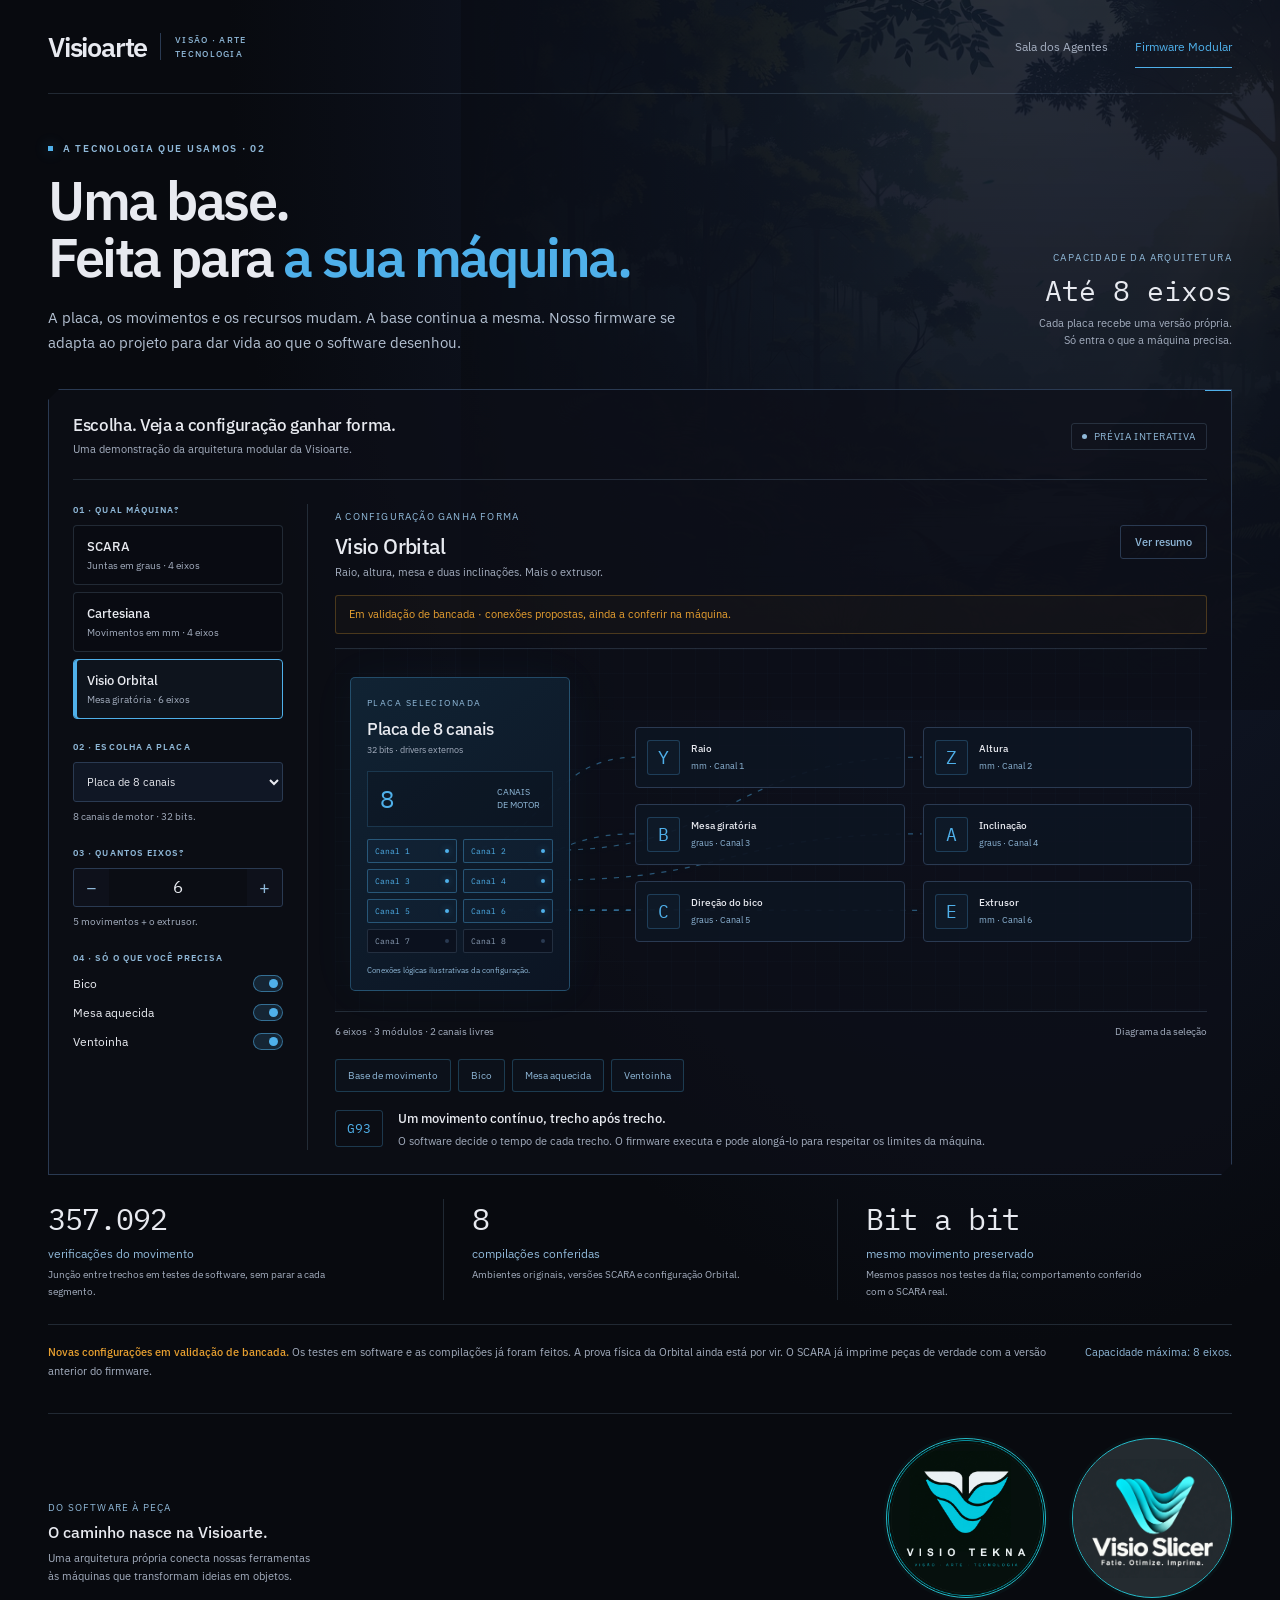
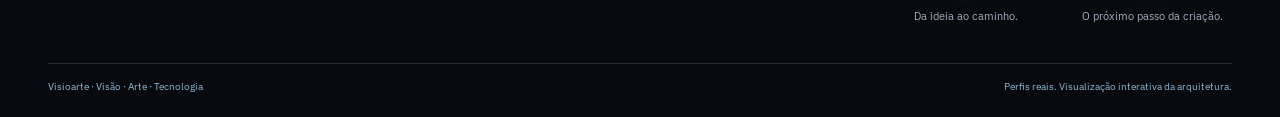
<file: tecnologia/firmware-modular.html>
<!doctype html>
<!-- Maquete visual: fonte em script#firmware-data. Cores no :root; regras em assessment(); não compila nem grava firmware. -->
<html lang="pt-BR"><head><meta charset="utf-8"><meta name="viewport" content="width=device-width,initial-scale=1"><meta name="description" content="Uma arquitetura de firmware que se adapta às máquinas da Visioarte."><title>Firmware Modular · Visioarte</title><style>@font-face{font-family:Plex;src:url('ativos/ibm-plex-sans-latin-wght-normal.woff2') format('woff2');font-weight:100 900;font-display:swap}@font-face{font-family:PlexMono;src:url('ativos/ibm-plex-mono-latin-400-normal.woff2') format('woff2');font-weight:400;font-display:swap}@font-face{font-family:PlexMono;src:url('ativos/ibm-plex-mono-latin-700-normal.woff2') format('woff2');font-weight:700;font-display:swap}
:root{--fundo:#080a0f;--painel:#0d0f18;--moldura:#2a3a52;--lavagem:#1e2c50;--marca:#4fb0ea;--acento:#5da8ca;--rotulo:#8fb8d8;--texto:#e8eaf0;--ok:#5dcaa5;--atencao:#e8a030;--erro:#ca5d5d;--muted:#a5afc0;--line:rgba(143,184,216,.18);font-family:Plex,system-ui,sans-serif;font-variant-numeric:tabular-nums;color:var(--texto);color-scheme:dark}
*{box-sizing:border-box}body{margin:0;background:radial-gradient(ellipse at 80% 2%,rgba(30,44,80,.65),transparent 55%),var(--fundo);min-height:100vh}body:before{content:"";position:absolute;inset:0 0 auto auto;width:64%;height:710px;background:linear-gradient(90deg,var(--fundo),transparent 60%),linear-gradient(0deg,var(--fundo),rgba(8,10,15,.78)),url('ativos/floresta-visioarte.jpg') center/cover;pointer-events:none;opacity:.46;z-index:-1}button,input,select{font:inherit}button,a,input,select{outline-offset:5px}button:focus-visible,a:focus-visible,input:focus-visible,select:focus-visible{outline:2px solid var(--marca)}button,a{ -webkit-tap-highlight-color:transparent}button{cursor:pointer}button:disabled{cursor:not-allowed;opacity:.5}a{color:inherit;text-decoration:none}p{margin:0}button{color:var(--texto)}.shell{max-width:1392px;padding:0 48px;margin:auto}.header{height:94px;display:flex;align-items:center;justify-content:space-between;border-bottom:1px solid var(--line);gap:24px}.brand{font-size:27px;font-weight:600;letter-spacing:-1.2px;display:flex;align-items:center;gap:13px}.brand small{font-size:9px;line-height:1.5;letter-spacing:.14em;text-transform:uppercase;color:var(--rotulo);border-left:1px solid var(--moldura);padding-left:14px;font-weight:500}.nav{display:flex;gap:27px;align-items:center;font-size:12px;color:var(--muted)}.nav a{padding:13px 0}.nav a[aria-current=page]{color:var(--marca);border-bottom:1px solid var(--marca)}.eyebrow{font-size:10px;font-weight:600;letter-spacing:.17em;text-transform:uppercase;color:var(--rotulo);display:flex;gap:10px;align-items:center}.eyebrow:before{content:"";height:5px;width:5px;background:var(--marca);box-shadow:0 0 14px #4fb0ea77}.hero{padding:48px 0 33px;display:flex;align-items:flex-end;justify-content:space-between;gap:30px}h1{font-size:clamp(36px,4.2vw,58px);line-height:1.06;letter-spacing:-.045em;font-weight:600;margin:17px 0 19px}h1 span{color:var(--marca)}.lead{font-size:15px;color:#b3c0d1;line-height:1.7;max-width:640px}.hero-aside{text-align:right;min-width:210px;padding-bottom:6px}.hero-aside .label{font-size:10px;letter-spacing:.14em;color:var(--rotulo)}.hero-aside .big{font:400 28px PlexMono,monospace;color:var(--texto);margin-top:8px}.hero-aside .sub{font-size:11px;line-height:1.6;color:var(--muted);margin-top:6px}.chip{display:inline-flex;align-items:center;gap:7px;border:1px solid var(--line);padding:6px 10px;font-size:10px;letter-spacing:.06em;color:var(--rotulo);border-radius:3px;white-space:nowrap}.chip.ok{color:var(--ok);border-color:#5dcaa540;background:#5dcaa509}.chip.warn{color:var(--atencao);border-color:#e8a03048;background:#e8a03009}.dot{width:5px;height:5px;display:inline-block;background:currentColor;border-radius:50%}.panel{background:rgba(13,15,24,.64);border:1px solid var(--moldura);position:relative;clip-path:polygon(11px 0,100% 0,100% calc(100% - 11px),calc(100% - 11px) 100%,0 100%,0 11px)}.panel:after{content:"";position:absolute;top:0;right:0;width:26px;height:1px;background:var(--marca);pointer-events:none}.section-head{display:flex;align-items:center;justify-content:space-between;gap:18px}.section-title{font-size:11px;font-weight:600;letter-spacing:.1em;text-transform:uppercase;color:var(--rotulo)}.section-sub{font-size:11px;color:var(--muted);margin-top:6px}.small{font-size:11px;color:var(--muted);line-height:1.6}.mono{font-family:PlexMono,monospace}.btn{border:1px solid var(--moldura);background:rgba(30,44,80,.24);padding:9px 14px;border-radius:3px;font-size:11px;font-weight:500;transition:border-color .2s,background .2s}.btn:hover{background:rgba(79,176,234,.1);border-color:var(--marca)}.btn.primary{color:#080a0f;background:var(--marca);border-color:var(--marca);font-weight:600}.btn.primary:hover{background:#80c9f3}.btn.quiet{background:none;color:var(--rotulo)}.tag{color:var(--rotulo);font-size:10px;letter-spacing:.12em}.divider{height:1px;background:var(--line)}.products{display:flex;align-items:center;gap:26px}.products img{width:96px;height:96px;object-fit:cover;border-radius:50%;mask-image:radial-gradient(circle,#000 66%,transparent 72%)}.product{display:flex;align-items:center;gap:14px}.product strong{font-size:15px;font-weight:500}.product p{font-size:11px;color:var(--muted);margin-top:4px}.footer{margin:33px 0 22px;border-top:1px solid var(--line);padding-top:24px;display:flex;align-items:center;justify-content:space-between;gap:24px}.footer-copy strong{display:block;font-size:16px;font-weight:500;margin:7px 0}.footer-copy p{font-size:11px;color:var(--muted);line-height:1.65}.fine{font-size:10px;color:var(--muted);line-height:1.65}.foot-end{display:flex;justify-content:space-between;border-top:1px solid var(--line);padding:16px 0 24px;gap:12px;font-size:10px;color:var(--rotulo)}[hidden]{display:none!important}
@media(max-width:1000px){.shell{padding:0 28px}.hero-aside{min-width:160px}.products{gap:8px}.product{gap:8px}.product p{display:none}.product strong{font-size:12px}.products img{width:96px;height:96px}}
@media(max-width:640px){.shell{padding:0 20px}.header{height:auto;min-height:108px;align-items:flex-start;flex-direction:column;gap:8px;padding:20px 0 4px}.brand{font-size:24px}.brand small{font-size:8px}.nav{gap:24px;width:100%;font-size:11px}.nav a{padding:8px 0 12px}.hero{padding:30px 0 24px;display:block}.hero-aside{display:none}h1{font-size:37px;line-height:1.08}.lead{font-size:13px;line-height:1.65}.eyebrow{font-size:9px;letter-spacing:.1em}.section-head{align-items:flex-start}.footer{align-items:flex-start;flex-direction:column;gap:16px;margin-top:25px}.products{width:100%;justify-content:space-between}.product{gap:5px}.products img{width:96px;height:96px}.foot-end{font-size:9px;flex-wrap:wrap}.btn{padding:10px 12px}.panel{clip-path:polygon(8px 0,100% 0,100% calc(100% - 8px),calc(100% - 8px) 100%,0 100%,0 8px)}}
@media(prefers-reduced-motion:reduce){*,*:before,*:after{animation:none!important;transition:none!important;scroll-behavior:auto!important}}
@media(max-width:640px){.btn{min-height:40px}.module-control{min-height:32px}.quantity button{min-height:40px}}@media(max-width:380px){.products{display:grid;grid-template-columns:1fr 1fr;gap:14px}.product{flex-direction:column;align-items:center}.product strong{font-size:12px}.pipeline-labels{flex-wrap:wrap}.score-value.money{font-size:16px}}

.products .product{min-width:0}.products .slicer-product{flex:0 1 176px}.products picture{display:block;max-width:100%}.products .slicer-logo{width:176px;height:auto;max-width:100%;object-fit:contain;border-radius:0;mask-image:radial-gradient(ellipse at center,#000 72%,transparent 99%)}.slicer-mobile-label{display:none!important}@media(max-width:640px){.products .slicer-logo{width:96px;height:96px;border-radius:50%;mask-image:radial-gradient(circle,#000 66%,transparent 72%)}.products .slicer-product{flex:0 1 auto}.slicer-mobile-label{display:block!important;font-size:12px;font-weight:500}.products picture{flex:0 0 96px}}

/* Selos com o mesmo diâmetro; os arquivos mantêm sua proporção natural. */
.footer .products{--seal-size:160px;display:flex;gap:26px;align-items:flex-start;justify-content:flex-end}
.footer .products .product{margin:0;display:flex;flex-direction:column;align-items:center;gap:10px;flex:0 0 var(--seal-size);width:var(--seal-size);min-width:0;text-align:center}
.footer .products .seal-frame{width:var(--seal-size);height:var(--seal-size);flex:none;display:grid;place-items:center;overflow:hidden;position:relative;border:1px solid #24b9c7;border-radius:50%;background:#06110f;box-shadow:0 0 0 3px #24b9c709}
.footer .products .slicer-frame{background:#242b30}
.footer .products .seal-frame img{display:block;width:100%;height:100%;max-width:100%;object-fit:contain;object-position:center;border-radius:0;mask-image:none}
.footer .products figcaption{min-height:33px;max-width:100%}
.footer .products figcaption p{display:block;font-size:11px;line-height:1.5;margin:0;color:var(--muted)}
@media(max-width:640px){.footer .products{--seal-size:140px;width:100%;justify-content:space-evenly;gap:18px}.footer .products figcaption p{font-size:10px}}
@media(max-width:380px){.footer .products{--seal-size:124px;display:flex;gap:16px;justify-content:space-between}.footer .products figcaption p{font-size:9px}}

.hero h1{max-width:800px}.builder{padding:24px}.builder-top{display:flex;align-items:center;justify-content:space-between;gap:18px;padding-bottom:20px;border-bottom:1px solid var(--line)}.builder-title h2{font-size:17px;letter-spacing:-.02em;font-weight:500;margin:0 0 5px}.builder-grid{display:grid;grid-template-columns:235px minmax(0,1fr);gap:27px;padding-top:24px}.controls{border-right:1px solid var(--line);padding-right:24px}.field-label{display:block;font-size:9px;font-weight:600;text-transform:uppercase;letter-spacing:.12em;color:var(--rotulo);margin-bottom:10px}.machine-list{display:flex;flex-direction:column;gap:7px}.machine-choice{text-align:left;border:1px solid var(--line);border-radius:4px;background:#080a0f55;padding:12px 13px;transition:border-color .2s,background .2s}.machine-choice strong{display:block;font-size:13px;font-weight:500}.machine-choice small{display:block;color:var(--muted);font-size:10px;margin-top:4px}.machine-choice[aria-pressed=true]{border-color:var(--marca);background:#4fb0ea0b;box-shadow:inset 3px 0 var(--marca)}.field{margin-top:22px}.field select{width:100%;padding:11px 9px;background:#101725;border:1px solid var(--moldura);font-size:11px;border-radius:3px;color:var(--texto)}.quantity{display:flex;border:1px solid var(--moldura);border-radius:3px;align-items:center;justify-content:space-between}.quantity button{border:0;background:#1e2c5022;font-size:18px;width:35px;height:37px;color:var(--rotulo)}.quantity output{font:400 17px PlexMono}.field .small{font-size:10px;margin-top:7px}.module-control{display:flex;align-items:center;justify-content:space-between;margin:12px 0;gap:8px;font-size:12px;cursor:pointer;position:relative}.module-control input{position:absolute;right:0;opacity:0;width:34px;height:24px;cursor:pointer}.switch{width:30px;height:17px;border:1px solid var(--moldura);border-radius:20px;background:#111826;display:block;position:relative;transition:background .2s}.switch:after{content:"";position:absolute;width:9px;height:9px;left:3px;top:3px;border-radius:50%;background:#8b9bb0;transition:transform .2s,background .2s}.module-control input:checked+.switch{background:#4fb0ea26;border-color:#4fb0ea88}.module-control input:checked+.switch:after{transform:translateX(12px);background:var(--marca)}.module-control input:focus-visible+.switch{outline:2px solid var(--marca);outline-offset:4px}.visual{min-width:0}.visual-head{display:flex;align-items:center;justify-content:space-between;gap:13px}.visual h3{font-size:21px;letter-spacing:-.03em;font-weight:500;margin:8px 0 3px}.visual-sub{font-size:11px;line-height:1.7;color:var(--muted)}.status-banner{font-size:11px;color:var(--atencao);line-height:1.55;padding:10px 13px;border:1px solid #e8a03044;border-radius:3px;background:#e8a03007;margin-top:14px}.status-banner.production{color:var(--ok);border-color:#5dcaa540;background:#5dcaa508}.status-banner.blocked{color:#e8a0a0;border-color:#ca5d5d66;background:#ca5d5d0a}.diagram{position:relative;min-height:357px;display:grid;grid-template-columns:220px minmax(0,1fr);gap:65px;align-items:center;padding:28px 15px 20px;isolation:isolate;background-image:linear-gradient(#4fb0ea04 1px,transparent 1px),linear-gradient(90deg,#4fb0ea04 1px,transparent 1px);background-size:24px 24px;margin-top:14px;border-top:1px solid var(--line);border-bottom:1px solid var(--line)}.wires{position:absolute;inset:0;width:100%;height:100%;overflow:visible;z-index:-1;pointer-events:none}.wire{fill:none;stroke:#4fb0ea72;stroke-width:1.2;stroke-dasharray:5 7;animation:flow 1.5s linear infinite;filter:drop-shadow(0 0 3px #4fb0ea33)}.wire.off{stroke:#2a3a52;animation:none;stroke-dasharray:2 4;filter:none}.board{background:linear-gradient(140deg,#112435f7,#0c1524f7);border:1px solid #4fb0ea55;padding:19px 16px 14px;border-radius:5px;box-shadow:0 0 48px #4fb0ea0b;position:relative}.board-brand{font-size:9px;color:var(--rotulo);letter-spacing:.16em}.board-name{font-size:17px;font-weight:500;line-height:1.25;margin:11px 0 3px;letter-spacing:-.025em}.board-sub{font-size:9px;color:var(--muted)}.board-core{padding:11px 12px;border:1px solid #4fb0ea33;background:#080a0f44;margin:16px 0 12px;display:flex;align-items:center;justify-content:space-between}.board-core strong{font:400 24px PlexMono;color:var(--marca)}.board-core span{font-size:9px;line-height:1.4;color:var(--rotulo)}.ports{display:grid;grid-template-columns:1fr 1fr;gap:6px}.port{display:flex;align-items:center;justify-content:space-between;padding:6px 7px;font:400 8px PlexMono;border:1px solid var(--line);border-radius:2px;color:#8c9fb6;background:#0b111e}.port.active{border-color:#4fb0ea60;color:var(--marca);background:#4fb0ea09}.port em{width:4px;height:4px;display:block;background:var(--moldura);border-radius:50%}.port.active em{background:var(--marca);box-shadow:0 0 7px #4fb0ea77}.board-foot{font-size:8px;color:var(--rotulo);margin-top:11px;line-height:1.55}.motors{display:grid;grid-template-columns:1fr 1fr;gap:16px 18px;min-width:0}.motor{border:1px solid #2a3a52;background:#0d1522ed;padding:12px 11px;border-radius:4px;display:flex;gap:11px;align-items:center;position:relative;min-width:0;animation:join .3s ease-out both}.motor:nth-child(2){animation-delay:.03s}.motor:nth-child(3){animation-delay:.06s}.motor:nth-child(4){animation-delay:.09s}.motor:nth-child(5){animation-delay:.12s}.motor:nth-child(6){animation-delay:.15s}.motor-letter{width:33px;min-width:33px;height:35px;display:grid;place-items:center;border:1px solid #4fb0ea40;color:var(--marca);font:400 18px PlexMono;background:#4fb0ea09;border-radius:3px}.motor strong{font-size:10px;line-height:1.35;font-weight:500;display:block}.motor small{font-size:9px;color:var(--rotulo);display:block;margin-top:4px;line-height:1.4}.motor.pending{border-style:dashed;opacity:.65}.motor.off .motor-letter{color:var(--muted);border-color:var(--moldura);background:none}.motor.off small{color:var(--atencao)}.assembly-bottom{display:flex;align-items:center;justify-content:space-between;margin-top:12px;gap:10px}.assembly-bottom .small{font-size:10px}.pieces{display:flex;gap:7px;flex-wrap:wrap;margin-top:19px}.piece{padding:9px 12px;border:1px solid #4fb0ea42;color:var(--rotulo);font-size:10px;border-radius:3px;background:#4fb0ea07;transition:opacity .2s,border-color .2s}.piece.disabled{opacity:.4;border-style:dashed;background:none;text-decoration:line-through}.flow-note{padding:18px 0 0;display:flex;gap:15px;align-items:flex-start}.protocol{border:1px solid #4fb0ea44;color:var(--marca);font:400 13px PlexMono;padding:9px 11px;border-radius:3px}.flow-note h4{font-size:13px;font-weight:500;margin:0 0 5px}.flow-note p{font-size:11px;color:var(--muted);line-height:1.65}.proofs{display:grid;grid-template-columns:repeat(3,1fr);margin-top:24px;border-bottom:1px solid var(--line);padding-bottom:24px}.proof-item:not(:first-child){border-left:1px solid var(--line);padding-left:28px}.proof-item strong{display:block;font:400 30px PlexMono;color:var(--texto);letter-spacing:-1px}.proof-item span{display:block;font-size:12px;margin-top:8px;color:var(--rotulo)}.proof-item p{font-size:10px;color:var(--muted);margin-top:6px;line-height:1.65;max-width:280px}.bench-note{margin-top:18px;display:flex;justify-content:space-between;gap:20px;font-size:11px;line-height:1.7;color:var(--muted)}.bench-note strong{color:var(--atencao);font-weight:500}.bench-note .limit{color:var(--rotulo);white-space:nowrap}.dialog{background:#0d1421;color:var(--texto);border:1px solid var(--moldura);border-radius:5px;width:min(530px,calc(100% - 36px));padding:26px;max-height:85vh}.dialog::backdrop{background:#080a0fd9}.dialog h2{font-size:23px;font-weight:500;margin:12px 0}.dialog p{font-size:12px;color:var(--muted);line-height:1.7;margin:10px 0}.dialog dl{font-size:12px;border-top:1px solid var(--line);margin-top:20px}.dialog dt{font-size:9px;text-transform:uppercase;letter-spacing:.12em;color:var(--rotulo);margin-top:14px}.dialog dd{margin:6px 0 12px;line-height:1.6}.dialog-actions{display:flex;gap:9px;margin-top:21px;flex-wrap:wrap}.download-note{font-size:10px!important}@keyframes flow{to{stroke-dashoffset:-24}}@keyframes join{from{transform:translateY(7px);opacity:0}to{transform:translateY(0);opacity:1}}
@media(max-width:1100px){.builder-grid{grid-template-columns:205px minmax(0,1fr);gap:20px}.controls{padding-right:18px}.diagram{grid-template-columns:170px minmax(0,1fr);gap:28px;padding-left:0;padding-right:0}.board{padding:15px 12px}.motors{gap:12px}.motor{display:block;padding:10px}.motor-letter{float:left;margin-right:9px;width:28px;min-width:28px;font-size:16px}.motor small{font-size:8px}.board-name{font-size:15px}}
@media(max-width:800px){.builder-grid{grid-template-columns:1fr}.controls{border:0;padding:0;display:grid;grid-template-columns:1fr 1fr;gap:20px}.controls>.machine-section{grid-column:1/3}.machine-list{display:grid;grid-template-columns:repeat(3,1fr)}.machine-choice{padding:12px}.machine-choice small{font-size:9px;line-height:1.4}.controls .field{margin:0}.controls .modules-field{grid-column:1/3;display:flex;flex-wrap:wrap;gap:8px 24px}.modules-field .field-label{width:100%;margin:0}.module-control{gap:18px;margin:2px 0}.visual{border-top:1px solid var(--line);padding-top:20px}.diagram{grid-template-columns:200px minmax(0,1fr);gap:55px}.motor{display:flex}.motor-letter{float:none;margin:0}.proof-item strong{font-size:25px}}
@media(max-width:640px){.builder{padding:18px 15px}.builder-top{align-items:flex-start}.builder-top .chip{font-size:8px;padding:6px}.builder-title h2{font-size:15px}.builder-title .small{font-size:10px}.controls{gap:20px 13px}.machine-list{gap:6px}.machine-choice{padding:11px 8px}.machine-choice strong{font-size:11px}.machine-choice small{font-size:9px}.field-label{font-size:8px}.field select{font-size:10px;padding:11px 6px}.controls .modules-field{gap:10px 18px}.module-control{font-size:11px;gap:8px}.visual-head{gap:8px;align-items:flex-start}.visual h3{font-size:21px}.visual-head .btn{font-size:10px;padding:8px}.visual-sub{font-size:10px}.status-banner{font-size:10px;padding:10px}.diagram{grid-template-columns:125px minmax(0,1fr);gap:24px;padding:22px 0;min-height:365px}.board{padding:13px 9px}.board-brand{font-size:8px}.board-name{font-size:14px}.board-sub{font-size:8px}.board-core{padding:9px 7px}.board-core strong{font-size:21px}.board-core span{font-size:8px}.ports{grid-template-columns:1fr;gap:4px}.port{font-size:8px;padding:4px 6px}.board-foot{font-size:7px}.motors{grid-template-columns:1fr;gap:8px}.motor{padding:8px 7px;gap:8px}.motor-letter{width:24px;min-width:24px;height:27px;font-size:14px}.motor strong{font-size:9px}.motor small{font-size:8px;margin-top:3px}.assembly-bottom{align-items:flex-start}.assembly-bottom .small{font-size:9px}.pieces{gap:6px;margin-top:16px}.piece{font-size:9px;padding:7px 8px}.flow-note{gap:10px}.flow-note h4{font-size:12px}.flow-note p{font-size:10px}.protocol{font-size:11px;padding:8px}.proofs{grid-template-columns:1fr;gap:17px;padding-bottom:20px}.proof-item{display:grid;grid-template-columns:115px 1fr;align-items:center;gap:0 10px}.proof-item:not(:first-child){border:0;padding:0}.proof-item strong{font-size:25px;grid-row:1/3}.proof-item span{font-size:11px;margin:0}.proof-item p{font-size:9px;margin-top:4px}.bench-note{font-size:10px;display:block}.bench-note .limit{margin-top:10px;display:block}.hero .lead{max-width:355px}.proofs .proof-item strong.bit{font-size:22px}}</style></head><body id="top"><div class="shell"><header class="header"><a class="brand" href="../#areas/tecnologia" aria-label="Visioarte, voltar para Tecnologia">Visioarte<small>VISÃO · ARTE<br>TECNOLOGIA</small></a><nav class="nav" aria-label="Tecnologias Visioarte"><a href="sala-dos-agentes.html">Sala dos Agentes</a><a href="firmware-modular.html" aria-current="page">Firmware Modular</a></nav></header>
<main><section class="hero"><div><div class="eyebrow">A tecnologia que usamos · 02</div><h1>Uma base.<br>Feita para <span>a sua máquina.</span></h1><p class="lead">A placa, os movimentos e os recursos mudam. A base continua a mesma. Nosso firmware se adapta ao projeto para dar vida ao que o software desenhou.</p></div><aside class="hero-aside"><div class="label">CAPACIDADE DA ARQUITETURA</div><div class="big">Até 8 eixos</div><p class="sub">Cada placa recebe uma versão própria.<br>Só entra o que a máquina precisa.</p></aside></section>
<section class="panel builder" aria-label="Configurador visual do firmware"><div class="builder-top"><div class="builder-title"><h2>Escolha. Veja a configuração ganhar forma.</h2><p class="small">Uma demonstração da arquitetura modular da Visioarte.</p></div><span class="chip"><i class="dot"></i> PRÉVIA INTERATIVA</span></div>
<div class="builder-grid"><aside class="controls" aria-label="Escolhas da máquina"><div class="machine-section"><span class="field-label">01 · Qual máquina?</span><div class="machine-list" role="group" aria-label="Escolher máquina"><button type="button" class="machine-choice" data-machine="scara" aria-pressed="false"><strong>SCARA</strong><small>Juntas em graus · 4 eixos</small></button><button type="button" class="machine-choice" data-machine="cartesiana" aria-pressed="false"><strong>Cartesiana</strong><small>Movimentos em mm · 4 eixos</small></button><button type="button" class="machine-choice" data-machine="visio_orbital" aria-pressed="true"><strong>Visio Orbital</strong><small>Mesa giratória · 6 eixos</small></button></div></div>
<div class="field"><label class="field-label" for="board-select">02 · Escolha a placa</label><select id="board-select"><option value="placa_4_canais">Placa de 4 canais</option><option value="placa_8_canais" selected>Placa de 8 canais</option></select><p class="small" id="board-help">8 canais de motor disponíveis.</p></div>
<div class="field"><label class="field-label" for="axis-count">03 · Quantos eixos?</label><div class="quantity"><button type="button" id="axis-minus" aria-label="Diminuir quantidade de eixos">−</button><output id="axis-count" aria-live="polite">6</output><button type="button" id="axis-plus" aria-label="Aumentar quantidade de eixos">+</button></div><p class="small" id="axis-help">5 movimentos + o extrusor.</p></div>
<div class="field modules-field"><span class="field-label">04 · Só o que você precisa</span><label class="module-control">Bico<input type="checkbox" id="module-hotend" checked><span class="switch" aria-hidden="true"></span></label><label class="module-control">Mesa aquecida<input type="checkbox" id="module-heated_bed" checked><span class="switch" aria-hidden="true"></span></label><label class="module-control">Ventoinha<input type="checkbox" id="module-fan" checked><span class="switch" aria-hidden="true"></span></label></div></aside>
<div class="visual"><div class="visual-head"><div><span class="tag">A CONFIGURAÇÃO GANHA FORMA</span><h3 id="machine-title">Visio Orbital</h3><p class="visual-sub" id="machine-desc">Raio, altura, mesa e duas inclinações. Mais o extrusor.</p></div><button type="button" class="btn quiet" id="summary-open">Ver resumo</button></div>
<div id="validation" class="status-banner" role="status">Em validação de bancada · conexões propostas, ainda a conferir na máquina.</div>
<div class="diagram" id="diagram"><svg class="wires" id="wires" aria-hidden="true"></svg><div class="board" id="board"><div class="board-brand">PLACA SELECIONADA</div><div class="board-name" id="board-name">Placa de 8 canais</div><p class="board-sub" id="board-sub">32 bits · drivers externos</p><div class="board-core"><strong id="board-channels">8</strong><span>CANAIS<br>DE MOTOR</span></div><div class="ports" id="ports"></div><p class="board-foot" id="board-foot">Conexões ilustrativas, sem indicar a fiação real.</p></div><div class="motors" id="motors" aria-label="Eixos e conexões"></div></div>
<div class="assembly-bottom"><span class="small" id="assembly-count">6 eixos · 3 módulos · 2 canais livres</span><button type="button" class="btn quiet" id="recommended" hidden>Usar perfil sugerido</button><span class="small" id="channels-note">Diagrama da seleção</span></div>
<div class="pieces" aria-label="Módulos na configuração"><span class="piece">Base de movimento</span><span class="piece" data-piece="hotend">Bico</span><span class="piece" data-piece="heated_bed">Mesa aquecida</span><span class="piece" data-piece="fan">Ventoinha</span></div>
<div class="flow-note"><span class="protocol" id="protocol">G93</span><div><h4 id="motion-title">Um movimento contínuo, trecho após trecho.</h4><p id="motion-desc">O software decide o tempo de cada trecho. O firmware executa e pode alongá-lo para respeitar os limites da máquina.</p></div></div></div></div></section>
<section class="proofs" aria-label="Provas da arquitetura"><div class="proof-item"><strong>357.092</strong><span>verificações do movimento</span><p>Junção entre trechos em testes de software, sem parar a cada segmento.</p></div><div class="proof-item"><strong>8</strong><span>compilações conferidas</span><p>Ambientes originais, versões SCARA e configuração Orbital.</p></div><div class="proof-item"><strong class="bit">Bit a bit</strong><span>mesmo movimento preservado</span><p>Mesmos passos nos testes da fila; comportamento conferido com o SCARA real.</p></div></section>
<div class="bench-note"><p><strong>Novas configurações em validação de bancada.</strong> Os testes em software e as compilações já foram feitos. A prova física da Orbital ainda está por vir. O SCARA já imprime peças de verdade com a versão anterior do firmware.</p><span class="limit">Capacidade máxima: 8 eixos.</span></div></main>
<footer class="footer"><div class="footer-copy"><span class="tag">DO SOFTWARE À PEÇA</span><strong>O caminho nasce na Visioarte.</strong><p>Uma arquitetura própria conecta nossas ferramentas<br>às máquinas que transformam ideias em objetos.</p></div><div class="products" aria-label="Produtos da Visioarte">
<figure class="product product-seal"><span class="seal-frame tekna-frame"><img class="tekna-logo" src="ativos/logo-visio-tekna.webp" alt="Visio Tekna — selo oficial" width="160" height="160"></span><figcaption><p>Da ideia ao caminho.</p></figcaption></figure>
<figure class="product product-seal slicer-product"><span class="seal-frame slicer-frame"><img class="slicer-logo" src="ativos/logo-visio-slicer-v-camadas.webp" alt="Visio Slicer — V em camadas" width="160" height="160"></span><figcaption><p>O próximo passo da criação.</p></figcaption></figure>
</div></footer><div class="foot-end"><span>Visioarte · Visão · Arte · Tecnologia</span><span>Perfis reais. Visualização interativa da arquitetura.</span></div></div>
<dialog class="dialog" id="summary-dialog" aria-labelledby="summary-title"><span class="tag">SUA ESCOLHA, EM POUCAS PALAVRAS</span><h2 id="summary-title">Visio Orbital</h2><p id="summary-status"></p><dl><dt>Placa</dt><dd id="summary-board"></dd><dt>Eixos</dt><dd id="summary-axes"></dd><dt>Módulos presentes</dt><dd id="summary-modules"></dd></dl><p class="download-note">Esta é uma maquete. Salvar a seleção exporta apenas um resumo; não gera nem grava firmware.</p><div class="dialog-actions"><button class="btn primary" type="button" id="download">Salvar seleção</button><button class="btn" type="button" id="summary-close">Voltar à configuração</button></div></dialog><script type="application/json" id="firmware-data">{
  "placas": {
    "placa_4_canais": {
      "nome": "Placa de 4 canais",
      "arquitetura": "32 bits",
      "canais": 4,
      "driver": null,
      "slots": [
        "Canal 1",
        "Canal 2",
        "Canal 3",
        "Canal 4"
      ]
    },
    "placa_8_canais": {
      "nome": "Placa de 8 canais",
      "arquitetura": "32 bits",
      "canais": 8,
      "driver": "externos",
      "slots": [
        "Canal 1",
        "Canal 2",
        "Canal 3",
        "Canal 4",
        "Canal 5",
        "Canal 6",
        "Canal 7",
        "Canal 8"
      ]
    }
  },
  "maquinas": {
    "scara": {
      "nome": "SCARA",
      "placa": "placa_4_canais",
      "modulos": [
        "hotend",
        "heated_bed",
        "fan"
      ],
      "eixos": [
        {
          "name": "X",
          "letter": "X",
          "type": "angular",
          "unit": "degree",
          "role": "motion",
          "channel": "Canal 1"
        },
        {
          "name": "Y",
          "letter": "Y",
          "type": "angular",
          "unit": "degree",
          "role": "motion",
          "channel": "Canal 2"
        },
        {
          "name": "Z",
          "letter": "Z",
          "type": "linear",
          "unit": "mm",
          "role": "motion",
          "channel": "Canal 3"
        },
        {
          "name": "E",
          "letter": "E",
          "type": "linear",
          "unit": "mm",
          "role": "extrusion",
          "channel": "Canal 4"
        }
      ]
    },
    "cartesiana": {
      "nome": "Cartesiana",
      "placa": "placa_4_canais",
      "modulos": [
        "hotend",
        "heated_bed",
        "fan"
      ],
      "eixos": [
        {
          "name": "X",
          "letter": "X",
          "type": "linear",
          "unit": "mm",
          "role": "motion",
          "channel": "Canal 1"
        },
        {
          "name": "Y",
          "letter": "Y",
          "type": "linear",
          "unit": "mm",
          "role": "motion",
          "channel": "Canal 2"
        },
        {
          "name": "Z",
          "letter": "Z",
          "type": "linear",
          "unit": "mm",
          "role": "motion",
          "channel": "Canal 3"
        },
        {
          "name": "E",
          "letter": "E",
          "type": "linear",
          "unit": "mm",
          "role": "extrusion",
          "channel": "Canal 4"
        }
      ]
    },
    "visio_orbital": {
      "nome": "Visio Orbital",
      "placa": "placa_8_canais",
      "modulos": [
        "hotend",
        "heated_bed",
        "fan"
      ],
      "eixos": [
        {
          "name": "Y",
          "letter": "Y",
          "type": "linear",
          "unit": "mm",
          "role": "motion",
          "channel": "Canal 1"
        },
        {
          "name": "Z",
          "letter": "Z",
          "type": "linear",
          "unit": "mm",
          "role": "motion",
          "channel": "Canal 2"
        },
        {
          "name": "B",
          "letter": "B",
          "type": "angular",
          "unit": "degree",
          "role": "motion",
          "channel": "Canal 3"
        },
        {
          "name": "A",
          "letter": "A",
          "type": "angular",
          "unit": "degree",
          "role": "motion",
          "channel": "Canal 4"
        },
        {
          "name": "C",
          "letter": "C",
          "type": "angular",
          "unit": "degree",
          "role": "motion",
          "channel": "Canal 5"
        },
        {
          "name": "E",
          "letter": "E",
          "type": "linear",
          "unit": "mm",
          "role": "extrusion",
          "channel": "Canal 6"
        }
      ]
    }
  },
  "provas": {
    "juncao": 357092,
    "compilacoes": 8,
    "legado": "Bit a bit",
    "limiteEixos": 8
  },
  "nota": "Canais lógicos ilustrativos. Não representam a placa nem a fiação usadas pela empresa."
}</script><script>'use strict';
var DATA=JSON.parse(document.getElementById('firmware-data').textContent);
var choice={machine:'visio_orbital',board:'placa_8_canais',count:6,modules:{hotend:true,heated_bed:true,fan:true}};
var names={hotend:'Bico',heated_bed:'Mesa aquecida',fan:'Ventoinha'};
function el(id){return document.getElementById(id);}
function text(id,v){el(id).textContent=v;}
function machine(){return DATA.maquinas[choice.machine];}
function board(){return DATA.placas[choice.board];}
function moduleList(){return Object.keys(names).filter(function(k){return choice.modules[k];});}
function compatible(){return choice.machine==='visio_orbital'?choice.board==='placa_8_canais':choice.board!=='placa_8_canais';}
function assessment(){
 if(choice.count>board().canais)return{kind:'blocked',message:choice.count+' eixos para '+board().canais+' canais: esta placa não tem conexões suficientes. Escolha outra placa.',ready:false};
 if(!compatible())return{kind:'blocked',message:'Esta combinação de placa e máquina ainda não tem perfil conferido. Use a placa sugerida para ver a configuração disponível.',ready:false};
 if(choice.count!==machine().eixos.length)return{kind:'preview',message:'Prévia personalizada: '+machine().nome+' usa '+machine().eixos.length+' eixos no perfil atual. Eixos a mais ou a menos exigem um novo perfil conferido.',ready:false};
 if(choice.machine==='visio_orbital')return{kind:'bench',message:'Em validação de bancada · conexões propostas, ainda a conferir na máquina.',ready:true};
 if(choice.machine==='scara'&&!machine().modulos.every(function(k){return choice.modules[k];}))return{kind:'bench',message:'Configuração modular do SCARA em validação de bancada. A impressão de peças de verdade usa a versão anterior do firmware.',ready:true};
 if(choice.machine==='scara')return{kind:'bench',message:'O SCARA já imprime peças de verdade com a versão anterior do firmware. O modular está em validação de bancada.',ready:true};
 return{kind:'bench',message:'Base cartesiana preservada · mesma sequência de passos nos testes do caminho legado.',ready:true};
}
function titleOf(a){
 if(a.role==='extrusion')return 'Extrusor';
 if(choice.machine==='scara'&&a.type==='angular')return a.letter==='X'?'Junta 1':'Junta 2';
 if(choice.machine==='visio_orbital')return{Y:'Raio',Z:'Altura',B:'Mesa giratória',A:'Inclinação',C:'Direção do bico'}[a.letter]||'Movimento';
 return 'Movimento '+a.letter;
}
function selectedAxes(){
 var list=machine().eixos.slice(0,choice.count).map(function(a){return Object.assign({},a);});
 while(list.length<choice.count)list.push({letter:'?',name:'Eixo adicional '+(list.length+1),role:'pending',unit:null,channel:null});
 return list;
}
function drawWires(){
 var host=el('diagram'),box=host.getBoundingClientRect(),svg=el('wires');svg.setAttribute('viewBox','0 0 '+box.width+' '+box.height);svg.replaceChildren();
 document.querySelectorAll('.motor[data-channel]').forEach(function(m){
  var slot=Array.from(document.querySelectorAll('.port')).find(function(p){return p.dataset.channel===m.dataset.channel;});if(!slot||!compatible())return;
  var a=slot.getBoundingClientRect(),b=m.getBoundingClientRect(),x1=a.right-box.left,y1=a.top+a.height/2-box.top,x2=b.left-box.left,y2=b.top+b.height/2-box.top,mid=x1+(x2-x1)*.48;
  var path=document.createElementNS('http://www.w3.org/2000/svg','path');path.setAttribute('d','M'+x1+','+y1+' C'+mid+','+y1+' '+mid+','+y2+' '+x2+','+y2);path.setAttribute('class','wire'+(m.classList.contains('off')?' off':''));svg.appendChild(path);
 });
}
function render(){
 var m=machine(),b=board(),axes=selectedAxes(),a=assessment(),can=compatible();
 document.querySelectorAll('[data-machine]').forEach(function(n){n.setAttribute('aria-pressed',String(n.dataset.machine===choice.machine));});
 el('board-select').value=choice.board;el('axis-count').value=choice.count;text('axis-count',choice.count);el('axis-minus').disabled=choice.count<=1;el('axis-plus').disabled=choice.count>=8;
 text('machine-title',m.nome);text('machine-desc',choice.machine==='visio_orbital'?'Raio, altura, mesa e duas inclinações. Mais o extrusor.':choice.machine==='scara'?'Duas juntas em graus, altura e extrusão em milímetros.':'Três movimentos em milímetros. Mais o extrusor.');
 text('board-help',b.canais+' canais de motor · 32 bits.');text('axis-help',choice.count===m.eixos.length?(choice.count-1)+' movimentos + o extrusor.':'Quantidade personalizada; perfil completo a conferir.');
 text('board-name',b.nome);text('board-channels',b.canais);text('board-sub',b.driver==='externos'?'32 bits · drivers externos':'Arquitetura de 32 bits');
 text('board-foot','Conexões lógicas ilustrativas da configuração.');
 var banner=el('validation');banner.className='status-banner'+(a.kind==='production'?' production':a.kind==='blocked'?' blocked':'');banner.textContent=a.message;
 el('recommended').hidden=a.ready;el('channels-note').hidden=!a.ready;
 var ports=el('ports');ports.replaceChildren();
 b.slots.forEach(function(channel){
  var active=can&&axes.some(function(x){return x.channel===channel;});
  var p=document.createElement('div');p.className='port'+(active?' active':'');p.dataset.channel=channel;
  var s=document.createElement('span');s.textContent=channel;var dot=document.createElement('em');dot.setAttribute('aria-hidden','true');p.append(s,dot);ports.append(p);
 });
 var motors=el('motors');motors.replaceChildren();
 axes.forEach(function(x){
  var connected=can&&x.channel&&b.slots.includes(x.channel),off=x.role==='extrusion'&&!choice.modules.hotend;
  var n=document.createElement('div');n.className='motor'+(!connected?' pending':'')+(off?' off':'');
  if(connected)n.dataset.channel=x.channel;
  var letter=document.createElement('span');letter.className='motor-letter';letter.textContent=x.letter;
  var body=document.createElement('div'),name=document.createElement('strong'),info=document.createElement('small');
  name.textContent=x.role==='pending'?x.name:titleOf(x);
  info.textContent=x.role==='pending'?'Tipo e canal a definir':off?'Extrusão bloqueada':(x.unit==='degree'?'graus':'mm')+' · '+(connected?x.channel:'sem canal conferido');
  body.append(name,info);n.append(letter,body);motors.append(n);
 });
 var connected=can?axes.filter(function(x){return x.channel&&b.slots.includes(x.channel);}).length:0;
 text('assembly-count',choice.count+' eixos · '+moduleList().length+' módulos · '+(b.canais-connected)+' canais livres');
 document.querySelectorAll('[data-piece]').forEach(function(n){n.classList.toggle('disabled',!choice.modules[n.dataset.piece]);n.setAttribute('aria-label',names[n.dataset.piece]+(choice.modules[n.dataset.piece]?' presente':' ausente'));});
 Object.keys(names).forEach(function(k){el('module-'+k).checked=choice.modules[k];});
 text('protocol',choice.machine==='visio_orbital'?'G93':'BASE');
 text('motion-title',choice.machine==='visio_orbital'?'Um movimento contínuo, trecho após trecho.':'O que já funciona continua funcionando.');
 var desc=choice.machine==='visio_orbital'?'O software decide o tempo de cada trecho. O firmware executa e pode alongá-lo para respeitar os limites da máquina.':'O software prepara a trajetória. O caminho atual da máquina é preservado, com a mesma execução de passos nos testes.';
 if(!choice.modules.hotend)desc+=' Sem bico, comandos de extrusão e de temperatura do bico são recusados.';
 else if(!choice.modules.heated_bed)desc+=' A mesa aquecida fica fora da configuração; o bico continua independente.';
 text('motion-desc',desc);
 requestAnimationFrame(drawWires);
}
function chooseMachine(id){
 if(!Object.hasOwn(DATA.maquinas,id))return;
 choice.machine=id;choice.board=machine().placa;choice.count=machine().eixos.length;render();
}
document.querySelectorAll('[data-machine]').forEach(function(n){n.onclick=function(){chooseMachine(n.dataset.machine);};});
el('board-select').onchange=function(){if(Object.hasOwn(DATA.placas,this.value)){choice.board=this.value;render();}};
el('axis-minus').onclick=function(){choice.count=Math.max(1,choice.count-1);render();};
el('axis-plus').onclick=function(){choice.count=Math.min(8,choice.count+1);render();};
Object.keys(names).forEach(function(k){el('module-'+k).onchange=function(){choice.modules[k]=this.checked;render();};});
el('recommended').onclick=function(){choice.board=machine().placa;choice.count=machine().eixos.length;render();};
function selection(){
 return{tipo:'maquete-visioarte',maquina:machine().nome,placa:board().nome,eixosSolicitados:choice.count,eixos:selectedAxes().map(function(a){return{nome:a.name,letra:a.letter,unidade:a.unit,funcao:a.role,canal:compatible()?a.channel:null};}),modulos:moduleList().map(function(k){return names[k];}),situacao:assessment().message,aviso:'Prévia visual. Não é arquivo de compilação ou firmware.'};
}
el('summary-open').onclick=function(){var s=selection();text('summary-title',s.maquina);text('summary-status',s.situacao);text('summary-board',s.placa);text('summary-axes',s.eixos.map(function(a){return a.letra==='?'?a.nome+' (a definir)':a.letra+' ('+(a.unidade==='degree'?'graus':'mm')+')';}).join(' · '));text('summary-modules',s.modulos.join(' · ')||'Nenhum módulo adicional.');el('summary-dialog').showModal();};
el('summary-close').onclick=function(){el('summary-dialog').close();};
el('download').onclick=function(){var blob=new Blob([JSON.stringify(selection(),null,2)],{type:'application/json'}),url=URL.createObjectURL(blob),a=document.createElement('a');a.href=url;a.download='selecao-visual-visioarte.json';a.click();setTimeout(function(){URL.revokeObjectURL(url);},1000);};
window.addEventListener('resize',drawWires);document.fonts.ready.then(drawWires);
document.querySelectorAll('.proof-item strong')[0].textContent=DATA.provas.juncao.toLocaleString('pt-BR');
document.querySelectorAll('.proof-item strong')[1].textContent=DATA.provas.compilacoes;
document.querySelectorAll('.proof-item strong')[2].textContent=DATA.provas.legado;
window.MaqueteFirmware={estado:function(){return JSON.parse(JSON.stringify({escolha:choice,validacao:assessment(),selecao:selection()}));}};
render();</script></body></html>
</file>
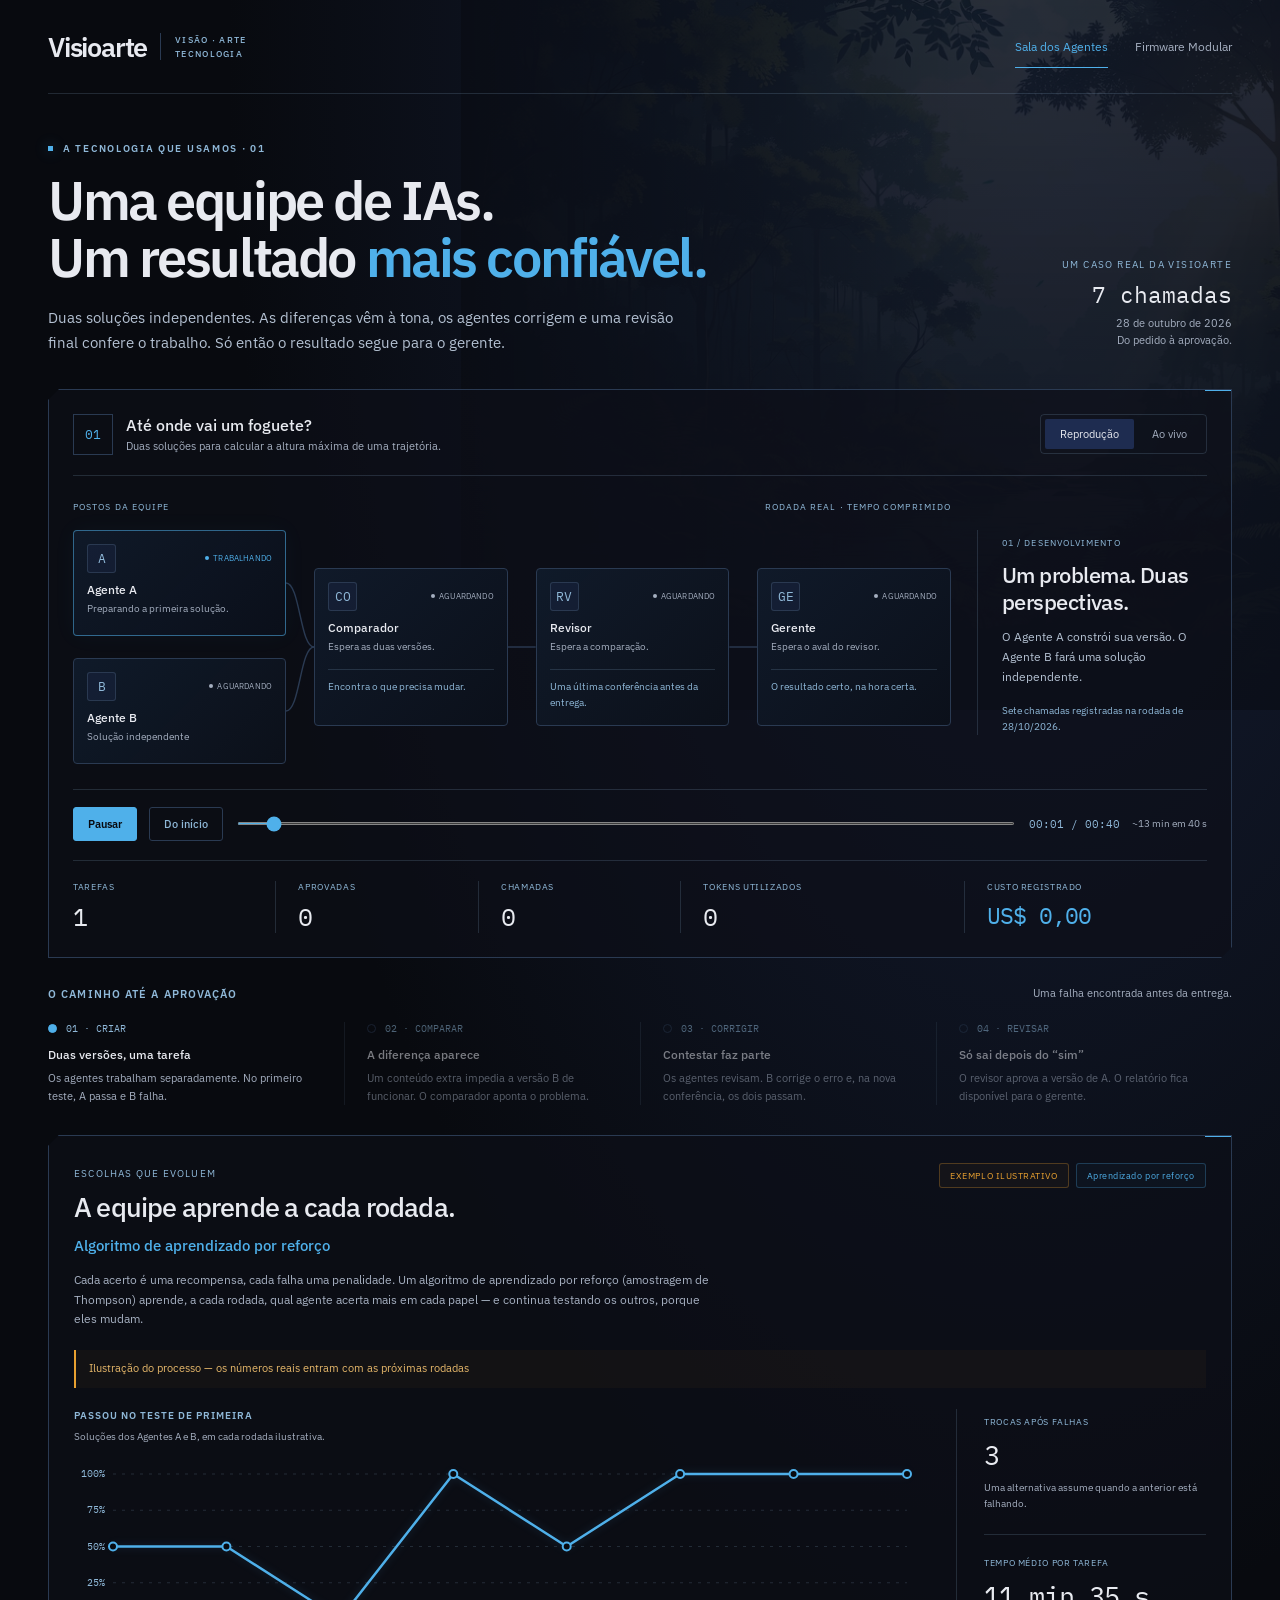
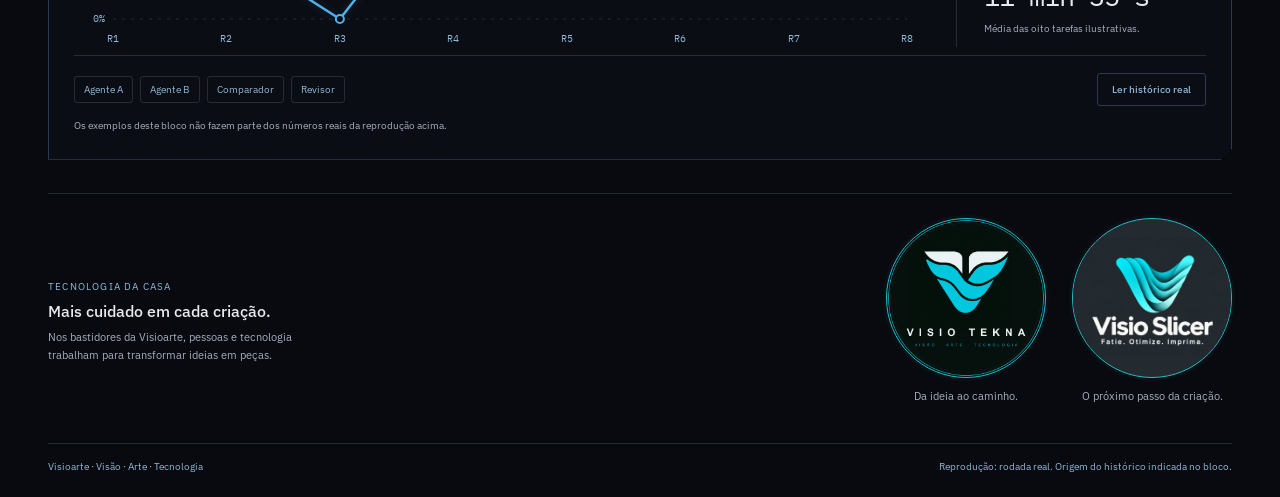
<file: tecnologia/sala-dos-agentes.html>
<!doctype html>
<!--
JSON AO VIVO v1 (sem modelos, provedores ou chaves):
{"versao":1,"tarefa":{"id":"t1","titulo":"Minha tarefa","descricao":"Objetivo"},"atualizadoEm":"2026-10-28T11:40:04Z",
"resumo":{"tarefas":1,"aprovadas":0,"chamadas":0,"tokens":0,"custoUSD":0},
"agentes":[{"id":"agenteA","estado":"trabalhando","mensagem":"Preparando a solução."}],
"eventos":[{"id":"e1","quando":"2026-10-28T11:40:04Z","papel":"agenteA","titulo":"Início","descricao":"Trabalho recebido.","estado":"trabalhando"}],
"fluxos":[{"de":"agenteA","para":"comparador","ativo":true}]}
IDs: agenteA, agenteB, comparador, revisor, gerente.
Estados: aguardando, trabalhando, comparando, revisando, aprovado, travado.
Ler JSON: leitura única em file://. Acompanhar arquivo: releitura a cada 2 s, se o navegador permitir File System Access; não grava.
Por HTTP local também aceita ?modo=ao-vivo&dados=dados/ao-vivo.exemplo.json (mesma origem).
Sem arquivo, o modo ao vivo fica aguardando, sem inventar métricas.
REPRODUCAO.fases no JS: 40 s de apresentação não linear; fonte: 7 chamadas, 53988 tokens, 760.499 s somados, custo zero.
HISTORICO DO APRENDIZADO:
{"modelos":{"<papel>|<modelo>":{"respondeu":0,"falhou":0,"passou":0,"reprovou":0,"segundos":0,"tokens":0}},
"tarefas":[{"quando":"2026-10-28T11:40:04Z","tarefa":"t1","veredito":"APROVADO","escolhida":"agenteA","chamadas":7,"tokens":53988,"segundos":760.499,"custoUSD":0}]}
Chave no JS: APRENDIZADO.modo = 'exemplo' ou 'real'; APRENDIZADO.arquivo = 'historico.json'.
Dados reais: leitor de arquivo local; fetch de mesma origem apenas em HTTP.
Os nomes das alternativas depois de | nunca sao exibidos.
O formato basico nao registra primeira tentativa nem trocas confirmadas por rodada.
Esses indicadores reais ficam aguardando registro, sem deducao a partir do veredito ou de falhou.
Opcionais compativeis em tarefas[]: primeiraTentativa: {passou:1,avaliados:2}, trocasConfirmadas:1.
No exemplo, essas extensoes ilustrativas alimentam o grafico; o bloco e marcado como EXEMPLO.
Cores no :root. Fontes/ativos locais. Fonte e custos são snapshots públicos, sem credenciais.
-->
<html lang="pt-BR"><head><meta charset="utf-8"><meta name="viewport" content="width=device-width,initial-scale=1"><meta name="description" content="Equipe de IAs da Visioarte: comparação, correção e revisão antes da entrega."><title>Sala dos Agentes · Visioarte</title><style>@font-face{font-family:Plex;src:url('ativos/ibm-plex-sans-latin-wght-normal.woff2') format('woff2');font-weight:100 900;font-display:swap}@font-face{font-family:PlexMono;src:url('ativos/ibm-plex-mono-latin-400-normal.woff2') format('woff2');font-weight:400;font-display:swap}@font-face{font-family:PlexMono;src:url('ativos/ibm-plex-mono-latin-700-normal.woff2') format('woff2');font-weight:700;font-display:swap}
:root{--fundo:#080a0f;--painel:#0d0f18;--moldura:#2a3a52;--lavagem:#1e2c50;--marca:#4fb0ea;--acento:#5da8ca;--rotulo:#8fb8d8;--texto:#e8eaf0;--ok:#5dcaa5;--atencao:#e8a030;--erro:#ca5d5d;--muted:#a5afc0;--line:rgba(143,184,216,.18);font-family:Plex,system-ui,sans-serif;font-variant-numeric:tabular-nums;color:var(--texto);color-scheme:dark}
*{box-sizing:border-box}body{margin:0;background:radial-gradient(ellipse at 80% 2%,rgba(30,44,80,.65),transparent 55%),var(--fundo);min-height:100vh}body:before{content:"";position:absolute;inset:0 0 auto auto;width:64%;height:710px;background:linear-gradient(90deg,var(--fundo),transparent 60%),linear-gradient(0deg,var(--fundo),rgba(8,10,15,.78)),url('ativos/floresta-visioarte.jpg') center/cover;pointer-events:none;opacity:.46;z-index:-1}button,input,select{font:inherit}button,a,input,select{outline-offset:5px}button:focus-visible,a:focus-visible,input:focus-visible,select:focus-visible{outline:2px solid var(--marca)}button,a{ -webkit-tap-highlight-color:transparent}button{cursor:pointer}button:disabled{cursor:not-allowed;opacity:.5}a{color:inherit;text-decoration:none}p{margin:0}button{color:var(--texto)}.shell{max-width:1392px;padding:0 48px;margin:auto}.header{height:94px;display:flex;align-items:center;justify-content:space-between;border-bottom:1px solid var(--line);gap:24px}.brand{font-size:27px;font-weight:600;letter-spacing:-1.2px;display:flex;align-items:center;gap:13px}.brand small{font-size:9px;line-height:1.5;letter-spacing:.14em;text-transform:uppercase;color:var(--rotulo);border-left:1px solid var(--moldura);padding-left:14px;font-weight:500}.nav{display:flex;gap:27px;align-items:center;font-size:12px;color:var(--muted)}.nav a{padding:13px 0}.nav a[aria-current=page]{color:var(--marca);border-bottom:1px solid var(--marca)}.eyebrow{font-size:10px;font-weight:600;letter-spacing:.17em;text-transform:uppercase;color:var(--rotulo);display:flex;gap:10px;align-items:center}.eyebrow:before{content:"";height:5px;width:5px;background:var(--marca);box-shadow:0 0 14px #4fb0ea77}.hero{padding:48px 0 33px;display:flex;align-items:flex-end;justify-content:space-between;gap:30px}h1{font-size:clamp(36px,4.2vw,58px);line-height:1.06;letter-spacing:-.045em;font-weight:600;margin:17px 0 19px}h1 span{color:var(--marca)}.lead{font-size:15px;color:#b3c0d1;line-height:1.7;max-width:640px}.hero-aside{text-align:right;min-width:210px;padding-bottom:6px}.hero-aside .label{font-size:10px;letter-spacing:.14em;color:var(--rotulo)}.hero-aside .big{font:400 28px PlexMono,monospace;color:var(--texto);margin-top:8px}.hero-aside .sub{font-size:11px;line-height:1.6;color:var(--muted);margin-top:6px}.chip{display:inline-flex;align-items:center;gap:7px;border:1px solid var(--line);padding:6px 10px;font-size:10px;letter-spacing:.06em;color:var(--rotulo);border-radius:3px;white-space:nowrap}.chip.ok{color:var(--ok);border-color:#5dcaa540;background:#5dcaa509}.chip.warn{color:var(--atencao);border-color:#e8a03048;background:#e8a03009}.dot{width:5px;height:5px;display:inline-block;background:currentColor;border-radius:50%}.panel{background:rgba(13,15,24,.64);border:1px solid var(--moldura);position:relative;clip-path:polygon(11px 0,100% 0,100% calc(100% - 11px),calc(100% - 11px) 100%,0 100%,0 11px)}.panel:after{content:"";position:absolute;top:0;right:0;width:26px;height:1px;background:var(--marca);pointer-events:none}.section-head{display:flex;align-items:center;justify-content:space-between;gap:18px}.section-title{font-size:11px;font-weight:600;letter-spacing:.1em;text-transform:uppercase;color:var(--rotulo)}.section-sub{font-size:11px;color:var(--muted);margin-top:6px}.small{font-size:11px;color:var(--muted);line-height:1.6}.mono{font-family:PlexMono,monospace}.btn{border:1px solid var(--moldura);background:rgba(30,44,80,.24);padding:9px 14px;border-radius:3px;font-size:11px;font-weight:500;transition:border-color .2s,background .2s}.btn:hover{background:rgba(79,176,234,.1);border-color:var(--marca)}.btn.primary{color:#080a0f;background:var(--marca);border-color:var(--marca);font-weight:600}.btn.primary:hover{background:#80c9f3}.btn.quiet{background:none;color:var(--rotulo)}.tag{color:var(--rotulo);font-size:10px;letter-spacing:.12em}.divider{height:1px;background:var(--line)}.products{display:flex;align-items:center;gap:26px}.products img{width:96px;height:96px;object-fit:cover;border-radius:50%;mask-image:radial-gradient(circle,#000 66%,transparent 72%)}.product{display:flex;align-items:center;gap:14px}.product strong{font-size:15px;font-weight:500}.product p{font-size:11px;color:var(--muted);margin-top:4px}.footer{margin:33px 0 22px;border-top:1px solid var(--line);padding-top:24px;display:flex;align-items:center;justify-content:space-between;gap:24px}.footer-copy strong{display:block;font-size:16px;font-weight:500;margin:7px 0}.footer-copy p{font-size:11px;color:var(--muted);line-height:1.65}.fine{font-size:10px;color:var(--muted);line-height:1.65}.foot-end{display:flex;justify-content:space-between;border-top:1px solid var(--line);padding:16px 0 24px;gap:12px;font-size:10px;color:var(--rotulo)}[hidden]{display:none!important}
@media(max-width:1000px){.shell{padding:0 28px}.hero-aside{min-width:160px}.products{gap:8px}.product{gap:8px}.product p{display:none}.product strong{font-size:12px}.products img{width:96px;height:96px}}
@media(max-width:640px){.shell{padding:0 20px}.header{height:auto;min-height:108px;align-items:flex-start;flex-direction:column;gap:8px;padding:20px 0 4px}.brand{font-size:24px}.brand small{font-size:8px}.nav{gap:24px;width:100%;font-size:11px}.nav a{padding:8px 0 12px}.hero{padding:30px 0 24px;display:block}.hero-aside{display:none}h1{font-size:37px;line-height:1.08}.lead{font-size:13px;line-height:1.65}.eyebrow{font-size:9px;letter-spacing:.1em}.section-head{align-items:flex-start}.footer{align-items:flex-start;flex-direction:column;gap:16px;margin-top:25px}.products{width:100%;justify-content:space-between}.product{gap:5px}.products img{width:96px;height:96px}.foot-end{font-size:9px;flex-wrap:wrap}.btn{padding:10px 12px}.panel{clip-path:polygon(8px 0,100% 0,100% calc(100% - 8px),calc(100% - 8px) 100%,0 100%,0 8px)}}
@media(prefers-reduced-motion:reduce){*,*:before,*:after{animation:none!important;transition:none!important;scroll-behavior:auto!important}}
@media(max-width:640px){.btn{min-height:40px}.module-control{min-height:32px}.quantity button{min-height:40px}}@media(max-width:380px){.products{display:grid;grid-template-columns:1fr 1fr;gap:14px}.product{flex-direction:column;align-items:center}.product strong{font-size:12px}.pipeline-labels{flex-wrap:wrap}.score-value.money{font-size:16px}}

.products .product{min-width:0}.products .slicer-product{flex:0 1 176px}.products picture{display:block;max-width:100%}.products .slicer-logo{width:176px;height:auto;max-width:100%;object-fit:contain;border-radius:0;mask-image:radial-gradient(ellipse at center,#000 72%,transparent 99%)}.slicer-mobile-label{display:none!important}@media(max-width:640px){.products .slicer-logo{width:96px;height:96px;border-radius:50%;mask-image:radial-gradient(circle,#000 66%,transparent 72%)}.products .slicer-product{flex:0 1 auto}.slicer-mobile-label{display:block!important;font-size:12px;font-weight:500}.products picture{flex:0 0 96px}}

/* Selos com o mesmo diâmetro; os arquivos mantêm sua proporção natural. */
.footer .products{--seal-size:160px;display:flex;gap:26px;align-items:flex-start;justify-content:flex-end}
.footer .products .product{margin:0;display:flex;flex-direction:column;align-items:center;gap:10px;flex:0 0 var(--seal-size);width:var(--seal-size);min-width:0;text-align:center}
.footer .products .seal-frame{width:var(--seal-size);height:var(--seal-size);flex:none;display:grid;place-items:center;overflow:hidden;position:relative;border:1px solid #24b9c7;border-radius:50%;background:#06110f;box-shadow:0 0 0 3px #24b9c709}
.footer .products .slicer-frame{background:#242b30}
.footer .products .seal-frame img{display:block;width:100%;height:100%;max-width:100%;object-fit:contain;object-position:center;border-radius:0;mask-image:none}
.footer .products figcaption{min-height:33px;max-width:100%}
.footer .products figcaption p{display:block;font-size:11px;line-height:1.5;margin:0;color:var(--muted)}
@media(max-width:640px){.footer .products{--seal-size:140px;width:100%;justify-content:space-evenly;gap:18px}.footer .products figcaption p{font-size:10px}}
@media(max-width:380px){.footer .products{--seal-size:124px;display:flex;gap:16px;justify-content:space-between}.footer .products figcaption p{font-size:9px}}

.hero h1{max-width:800px}.hero-aside .big{font-size:23px}.workbench{padding:24px}.bench-top{display:flex;justify-content:space-between;align-items:center;gap:20px;border-bottom:1px solid var(--line);padding-bottom:20px}.task{display:flex;align-items:center;gap:13px}.task-num{font:400 13px PlexMono;padding:11px;border:1px solid var(--moldura);color:var(--marca)}.task h2{margin:0;font-size:16px;font-weight:500}.task p{color:var(--muted);font-size:11px;margin-top:4px}.modes{display:flex;gap:3px;border:1px solid var(--line);padding:4px;border-radius:4px}.modes button{border:0;background:none;font-size:11px;padding:8px 15px;color:var(--muted);border-radius:2px}.modes button[aria-selected=true]{color:var(--texto);background:var(--lavagem)}.workspace{display:grid;grid-template-columns:minmax(0,1fr) 230px;gap:26px;padding:25px 0}.pipeline-labels{display:flex;justify-content:space-between;gap:10px;margin-bottom:18px}.pipeline-labels .tag{font-size:9px}.pipeline{position:relative;isolation:isolate;display:grid;grid-template-columns:1.1fr 1fr 1fr 1fr;grid-template-rows:106px 106px;gap:22px 28px}.graph{position:absolute;inset:0;width:100%;height:100%;overflow:visible;z-index:-1;pointer-events:none}.edge{fill:none;stroke:var(--moldura);stroke-width:1.4}.edge.active{stroke:var(--marca);stroke-width:1.8;stroke-dasharray:5 8;animation:travel 1s linear infinite;filter:drop-shadow(0 0 5px #4fb0ea55)}.edge.return{stroke:var(--atencao)}.station{background:linear-gradient(135deg,#101a2af5,#0b101af2);border:1px solid var(--moldura);border-radius:4px;padding:13px;min-width:0;position:relative;transition:border-color .3s,box-shadow .3s}.station[data-id=agenteA]{grid-area:1/1}.station[data-id=agenteB]{grid-area:2/1}.station[data-id=comparador]{grid-area:1/2/3/3;align-self:center;min-height:158px}.station[data-id=revisor]{grid-area:1/3/3/4;align-self:center;min-height:158px}.station[data-id=gerente]{grid-area:1/4/3/5;align-self:center;min-height:158px}.station-top{display:flex;justify-content:space-between;gap:5px;align-items:center}.avatar{display:grid;place-items:center;width:29px;height:29px;border:1px solid var(--line);background:#1e2c5055;color:var(--rotulo);border-radius:3px;font:400 13px PlexMono}.agent-name{font-size:12px;font-weight:500;margin-top:9px}.station-sub{font-size:10px;line-height:1.5;color:var(--muted);margin-top:4px}.station-note{font-size:10px;color:var(--rotulo);line-height:1.6;border-top:1px solid var(--line);padding-top:9px;margin-top:15px}.state{font-size:8px;text-transform:uppercase;color:var(--muted);letter-spacing:.02em;white-space:nowrap;display:flex;align-items:center;gap:4px}.state:before{content:"";width:4px;height:4px;background:currentColor;border-radius:50%}.station[data-state=trabalhando],.station[data-state=comparando]{border-color:#4fb0ea88;box-shadow:0 0 24px #4fb0ea0b}.station[data-state=trabalhando] .state,.station[data-state=comparando] .state{color:var(--marca)}.station[data-state=revisando]{border-color:#e8a03088}.station[data-state=revisando] .state{color:var(--atencao)}.station[data-state=travado]{border-color:#ca5d5d88}.station[data-state=travado] .state{color:var(--erro)}.station[data-state=aprovado]{border-color:#5dcaa566}.station[data-state=aprovado] .state{color:var(--ok)}.current{border-left:1px solid var(--line);padding-left:24px;align-self:center}.current .tag{font-size:9px}.current h3{font-size:22px;letter-spacing:-.025em;line-height:1.2;font-weight:500;margin:12px 0}.current p{font-size:12px;color:#b3c0d1;line-height:1.65}.current .proof{font-size:10px;color:var(--rotulo);margin-top:16px;line-height:1.6}.player{display:flex;align-items:center;gap:12px;border-top:1px solid var(--line);padding-top:17px}.player input{accent-color:var(--marca);flex:1;min-width:45px;height:3px;cursor:pointer}.player .time{font:400 11px PlexMono;color:var(--rotulo);white-space:nowrap}.player .small{font-size:10px;white-space:nowrap}.live-controls{border-top:1px solid var(--line);padding-top:17px}.live-actions{display:flex;gap:8px;flex-wrap:wrap}.live-controls p{margin-top:12px}.live-error{color:var(--atencao)!important}.score{display:grid;grid-template-columns:1fr 1fr 1fr 1.4fr 1.2fr;border-top:1px solid var(--line);margin-top:19px;padding-top:20px}.score-item{border-left:1px solid var(--line);padding-left:22px}.score-item:first-child{padding-left:0;border:0}.score-label{font-size:9px;color:var(--rotulo);text-transform:uppercase;letter-spacing:.07em}.score-value{font:400 25px PlexMono;letter-spacing:-1px;margin-top:8px}.money{font-size:23px;color:var(--marca)}.story{margin-top:27px}.timeline{display:grid;grid-template-columns:repeat(4,1fr);gap:0;margin-top:19px}.timeline-item{padding-right:22px}.timeline-item:not(:first-child){padding-left:22px;border-left:1px solid var(--line)}.point{font:400 10px PlexMono;color:var(--rotulo);display:flex;gap:9px;align-items:center}.point:before{content:"";width:7px;height:7px;border:1px solid var(--moldura);border-radius:50%}.timeline-item.done .point:before{background:var(--ok);border-color:var(--ok)}.timeline-item.active .point:before{background:var(--marca);border-color:var(--marca)}.timeline-item.future{opacity:.5}.timeline h4{font-size:12px;font-weight:500;margin:12px 0 7px}.timeline p{font-size:11px;line-height:1.65;color:var(--muted)}.live-event{border-left:2px solid var(--marca);padding:2px 0 2px 12px;margin-top:17px;font-size:12px}.live-event p{font-size:11px;color:var(--muted);margin-top:5px}.reduced-note{margin-top:10px;font-size:10px;color:var(--muted)}@keyframes travel{to{stroke-dashoffset:-26}}
@media(max-width:1050px){.workspace{grid-template-columns:1fr}.current{display:grid;grid-template-columns:1fr 1fr;gap:0 24px;padding:18px 0 0;border:0;border-top:1px solid var(--line)}.current h3{grid-column:1;margin:8px 0}.current p{grid-column:2;grid-row:1/4}.current .proof{grid-column:1;margin-top:4px}.player .small{display:none}}
@media(max-width:640px){.workbench{padding:18px 15px}.bench-top{display:block}.task h2{font-size:15px}.task p{font-size:10px}.modes{margin-top:17px}.modes button{flex:1}.workspace{padding:20px 0}.pipeline{grid-template-columns:1fr 1fr;grid-template-rows:120px 136px 136px 136px;gap:28px 16px}.station[data-id=agenteA]{grid-area:1/1}.station[data-id=agenteB]{grid-area:1/2}.station[data-id=comparador]{grid-area:2/1/3/3;min-height:0;height:100%}.station[data-id=revisor]{grid-area:3/1/4/3;min-height:0;height:100%}.station[data-id=gerente]{grid-area:4/1/5/3;min-height:0;height:100%}.station.wide .station-top{position:absolute;left:15px;top:15px;right:15px}.station.wide .agent-name{font-size:15px;margin:0 0 4px 43px}.station.wide .station-sub{margin-left:43px;min-height:38px;font-size:11px;padding-right:30px}.station.wide .station-note{margin-top:13px;padding-top:9px;font-size:11px}.state{font-size:8px}.pipeline-labels .tag{font-size:8px;letter-spacing:.05em}.current{display:block}.current p{font-size:12px}.current .proof{margin-top:10px}.player{flex-wrap:wrap}.player input{order:3;flex-basis:100%;margin:5px 0}.player .time{margin-left:auto}.score{grid-template-columns:repeat(3,1fr);gap:18px 0}.score-item{padding-left:12px}.score-item:nth-child(4){padding-left:0;border:0;grid-column:1/3}.score-item:nth-child(5){grid-column:3}.score-label{font-size:8px}.score-value{font-size:23px}.money{font-size:18px}.timeline{grid-template-columns:1fr 1fr;gap:21px 0}.timeline-item{padding-right:12px}.timeline-item:not(:first-child){padding-left:12px}.timeline-item:nth-child(3){padding-left:0;border:0}.timeline p{font-size:10px}.story .section-head .small{display:none}}
html[data-running="false"] .edge.active{animation-play-state:paused}

.learning{margin-top:30px;padding:25px}.learning-head{display:flex;justify-content:space-between;gap:24px;align-items:flex-start}.learning-head h2{font-size:27px;line-height:1.2;letter-spacing:-.03em;font-weight:500;margin:10px 0 12px}.learning-head p{font-size:12px;color:var(--muted);line-height:1.65;max-width:640px}.learning-head .chip{font-size:9px;flex-shrink:0;margin-top:2px}.history-notice{border-left:2px solid var(--atencao);background:#e8a03008;color:#e8b96b;font-size:11px;padding:10px 13px;line-height:1.6;margin:21px 0}.learning[data-source=real] .history-notice{border-color:var(--marca);background:#4fb0ea08;color:var(--rotulo)}.learning-grid{display:grid;grid-template-columns:minmax(0,1fr) 250px;gap:32px;align-items:stretch}.learning-chart{min-width:0}.learning-chart .section-title{font-size:10px}.learning-chart .small{font-size:10px;margin-top:7px}.history-plot{position:relative;margin-top:12px;min-height:180px}.history-plot svg{width:100%;height:auto;display:block;max-height:220px;overflow:visible}.history-grid{stroke:var(--line);stroke-width:1;stroke-dasharray:3 6}.history-axis{fill:var(--rotulo);font:10px PlexMono,monospace}.history-line{fill:none;stroke:var(--marca);stroke-width:2.5;stroke-linejoin:round;stroke-linecap:round;filter:drop-shadow(0 0 4px #4fb0ea33)}.history-circle{fill:var(--fundo);stroke:var(--marca);stroke-width:2}.history-empty{position:absolute;inset:33% 10% auto 10%;font-size:12px;line-height:1.7;text-align:center;color:var(--muted);background:#0d0f18dd;padding:13px}.learning-numbers{border-left:1px solid var(--line);padding-left:27px;display:grid;grid-template-rows:1fr 1fr;gap:13px}.learning-numbers article+article{border-top:1px solid var(--line);padding-top:15px}.learning-numbers strong{display:block;font:400 27px PlexMono,monospace;letter-spacing:-1px;margin:8px 0;color:var(--texto)}.learning-numbers p{font-size:10px;color:var(--muted);line-height:1.6}.learning-bottom{display:flex;align-items:center;justify-content:space-between;gap:14px;border-top:1px solid var(--line);padding-top:17px;margin-top:8px}.learning-roles{display:flex;gap:7px;flex-wrap:wrap}.learning-roles span{border:1px solid var(--line);border-radius:3px;padding:6px 9px;font-size:10px;color:var(--rotulo)}.history-actions{display:flex;gap:8px;flex-wrap:wrap}.history-actions .btn{font-size:10px}.history-status{margin-top:12px;font-size:10px}.learning[data-source=real] .history-line{stroke:var(--ok)}
@media(max-width:800px){.learning-grid{grid-template-columns:1fr;gap:18px}.learning-numbers{grid-template-columns:1fr 1fr;grid-template-rows:1fr;padding:18px 0 0;border-left:0;border-top:1px solid var(--line)}.learning-numbers article+article{border-top:0;border-left:1px solid var(--line);padding:0 0 0 20px}.learning-bottom{margin-top:16px}}
@media(max-width:640px){.learning{padding:19px 15px}.learning-head{display:block}.learning-head h2{font-size:25px;margin-top:9px}.learning-head p{font-size:11px}.learning-head .chip{margin-top:14px;font-size:8px}.history-notice{font-size:10px;margin:17px 0}.history-plot{min-height:133px}.history-plot svg{min-height:125px}.learning-numbers strong{font-size:22px}.learning-numbers article:nth-child(2) strong{font-size:18px;line-height:1.5}.learning-numbers .score-label{font-size:8px}.learning-numbers p{font-size:9px}.learning-bottom{align-items:flex-start;flex-direction:column;gap:14px}.learning-roles span{font-size:9px;padding:6px 8px}.history-status{font-size:9px}.history-empty{font-size:10px;inset:25% 5% auto 5%;padding:9px}.learning-chart .small{font-size:9px}}

.learning-head .learning-technique{color:var(--marca);font-size:15px;font-weight:500;line-height:1.5;margin:5px 0 12px}
.learning-badges{display:flex;gap:7px;flex-wrap:wrap;align-items:flex-start;justify-content:flex-end;max-width:320px;flex-shrink:0}
.learning-badges .chip{margin-top:2px}
.learning-method-badge{color:var(--marca);border-color:#4fb0ea44;background:#4fb0ea08}
@media(max-width:800px){.learning-head{flex-wrap:wrap}.learning-badges{justify-content:flex-start;max-width:100%;gap:7px}}
@media(max-width:640px){.learning-head .learning-technique{font-size:13px;margin:8px 0 11px}.learning-badges{margin-top:14px}.learning-head .learning-badges .chip{margin-top:0;font-size:8px}}
</style></head><body id="top"><div class="shell">
<header class="header"><a class="brand" href="../#areas/tecnologia" aria-label="Visioarte, voltar para Tecnologia">Visioarte<small>VISÃO · ARTE<br>TECNOLOGIA</small></a><nav class="nav" aria-label="Tecnologias Visioarte"><a href="sala-dos-agentes.html" aria-current="page">Sala dos Agentes</a><a href="firmware-modular.html">Firmware Modular</a></nav></header>
<main><section class="hero"><div><div class="eyebrow">A tecnologia que usamos · 01</div><h1>Uma equipe de IAs.<br>Um resultado <span>mais confiável.</span></h1><p class="lead">Duas soluções independentes. As diferenças vêm à tona, os agentes corrigem e uma revisão final confere o trabalho. Só então o resultado segue para o gerente.</p></div><aside class="hero-aside"><div class="label">UM CASO REAL DA VISIOARTE</div><div class="big">7 chamadas</div><p class="sub">28 de outubro de 2026<br>Do pedido à aprovação.</p></aside></section>
<section class="panel workbench" aria-label="Demonstração da Sala dos Agentes"><div class="bench-top"><div class="task"><span class="task-num">01</span><div><h2 id="task-title">Até onde vai um foguete?</h2><p id="task-desc">Duas soluções para calcular a altura máxima de uma trajetória.</p></div></div><div class="modes" role="tablist" aria-label="Modo da Sala"><button id="mode-replay" type="button" role="tab" aria-selected="true" aria-controls="workspace">Reprodução</button><button id="mode-live" type="button" role="tab" aria-selected="false" aria-controls="workspace">Ao vivo</button></div></div>
<div class="workspace" id="workspace"><div><div class="pipeline-labels"><span class="tag">POSTOS DA EQUIPE</span><span class="tag" id="connection-label">RODADA REAL · TEMPO COMPRIMIDO</span></div><div class="pipeline" id="pipeline"><svg class="graph" id="graph" aria-hidden="true"></svg>
<article class="station" data-id="agenteA" data-state="aguardando"><div class="station-top"><span class="avatar">A</span><span class="state">Aguardando</span></div><div class="agent-name">Agente A</div><div class="station-sub" data-message>Solução independente</div></article>
<article class="station" data-id="agenteB" data-state="aguardando"><div class="station-top"><span class="avatar">B</span><span class="state">Aguardando</span></div><div class="agent-name">Agente B</div><div class="station-sub" data-message>Solução independente</div></article>
<article class="station wide" data-id="comparador" data-state="aguardando"><div class="station-top"><span class="avatar">CO</span><span class="state">Aguardando</span></div><div class="agent-name">Comparador</div><div class="station-sub" data-message>Coloca as versões lado a lado.</div><div class="station-note">Encontra o que precisa mudar.</div></article>
<article class="station wide" data-id="revisor" data-state="aguardando"><div class="station-top"><span class="avatar">RV</span><span class="state">Aguardando</span></div><div class="agent-name">Revisor</div><div class="station-sub" data-message>Confere e testa o resultado.</div><div class="station-note">Uma última conferência antes da entrega.</div></article>
<article class="station wide" data-id="gerente" data-state="aguardando"><div class="station-top"><span class="avatar">GE</span><span class="state">Aguardando</span></div><div class="agent-name">Gerente</div><div class="station-sub" data-message>Recebe após a aprovação.</div><div class="station-note">O resultado certo, na hora certa.</div></article>
</div></div><aside class="current" aria-live="polite" aria-atomic="true"><span class="tag" id="phase-label">01 / DESENVOLVIMENTO</span><h3 id="phase-title">Um problema. Duas perspectivas.</h3><p id="phase-desc">Cada agente prepara sua própria solução, sem copiar o caminho do outro.</p><div class="proof" id="phase-proof">O caso real inclui uma falha detectada e corrigida.</div></aside></div>
<div class="player" id="player"><button class="btn primary" id="play" type="button">Pausar</button><button class="btn quiet" id="restart" type="button">Do início</button><input type="range" id="scrubber" min="0" max="40" step="0.1" value="0" aria-label="Percorrer reprodução"><span class="time" id="time">00:00 / 00:40</span><span class="small">~13 min em 40 s</span></div><p class="reduced-note" id="reduced-note" hidden>Movimento reduzido: a reprodução começa pausada. Use “Reproduzir” para acompanhar as etapas.</p>
<div class="live-controls" id="live-controls" hidden><div class="live-actions"><button class="btn primary" id="open-json" type="button">Ler um JSON</button><button class="btn" id="watch-json" type="button">Acompanhar arquivo</button><button class="btn quiet" id="disconnect" type="button">Desconectar</button><input id="json-file" type="file" accept=".json,application/json" hidden></div><p class="small" id="live-status" role="status">Escolha um arquivo para ver os dados reais da sua equipe.</p></div>
<div class="score" aria-label="Placar da rodada"><div class="score-item"><div class="score-label">Tarefas</div><div class="score-value" id="tasks">1</div></div><div class="score-item"><div class="score-label">Aprovadas</div><div class="score-value" id="approved">0</div></div><div class="score-item"><div class="score-label">Chamadas</div><div class="score-value" id="calls">0</div></div><div class="score-item"><div class="score-label">Tokens utilizados</div><div class="score-value" id="tokens">0</div></div><div class="score-item"><div class="score-label">Custo registrado</div><div class="score-value money" id="cost">US$ 0,00</div></div></div></section>
<section class="story" aria-label="Linha do tempo"><div class="section-head"><div class="section-title">O caminho até a aprovação</div><span class="small" id="timeline-note">Uma falha encontrada antes da entrega.</span></div><div class="timeline" id="timeline">
<article class="timeline-item" data-step="0"><div class="point">01 · CRIAR</div><h4>Duas versões, uma tarefa</h4><p>Os agentes trabalham separadamente. No primeiro teste, A passa e B falha.</p></article>
<article class="timeline-item" data-step="2"><div class="point">02 · COMPARAR</div><h4>A diferença aparece</h4><p>Um conteúdo extra impedia a versão B de funcionar. O comparador aponta o problema.</p></article>
<article class="timeline-item" data-step="3"><div class="point">03 · CORRIGIR</div><h4>Contestar faz parte</h4><p>Os agentes revisam. B corrige o erro e, na nova conferência, os dois passam.</p></article>
<article class="timeline-item" data-step="6"><div class="point">04 · REVISAR</div><h4>Só sai depois do “sim”</h4><p>O revisor aprova a versão de A. O relatório fica disponível para o gerente.</p></article></div><div id="live-timeline" hidden></div></section><section class="panel learning" id="learning" aria-labelledby="learning-title" data-source="exemplo">
<div class="learning-head"><div><span class="tag">ESCOLHAS QUE EVOLUEM</span><h2 id="learning-title">A equipe aprende a cada rodada.</h2><p class="learning-technique">Algoritmo de aprendizado por reforço</p><p>Cada acerto é uma recompensa, cada falha uma penalidade. Um algoritmo de aprendizado por reforço (amostragem de Thompson) aprende, a cada rodada, qual agente acerta mais em cada papel — e continua testando os outros, porque eles mudam.</p></div><div class="learning-badges"><span class="chip warn" id="history-badge">EXEMPLO ILUSTRATIVO</span><span class="chip learning-method-badge">Aprendizado por reforço</span></div></div>
<p class="history-notice" id="history-notice">Ilustração do processo — os números reais entram com as próximas rodadas</p>
<div class="learning-grid"><div class="learning-chart"><div class="section-title">Passou no teste de primeira</div><p class="small" id="history-chart-note">Soluções dos Agentes A e B, em cada rodada ilustrativa.</p><div class="history-plot"><svg id="history-chart" viewBox="0 0 660 190" role="img" aria-label="Taxa de aprovação na primeira tentativa por rodada"><title>Taxa de aprovação na primeira tentativa por rodada</title></svg><p id="history-empty" class="history-empty" hidden>Aguardando registros da primeira tentativa por rodada.</p></div></div><div class="learning-numbers"><article><span class="score-label">Trocas após falhas</span><strong id="history-swaps">3</strong><p id="history-swaps-note">Uma alternativa assume quando a anterior está falhando.</p></article><article><span class="score-label">Tempo médio por tarefa</span><strong id="history-average">11 min 35 s</strong><p id="history-average-note">Média das oito tarefas ilustrativas.</p></article></div></div>
<div class="learning-bottom"><div class="learning-roles" aria-label="Papéis que participam da escolha"><span>Agente A</span><span>Agente B</span><span>Comparador</span><span>Revisor</span></div><div class="history-actions"><button type="button" class="btn quiet" id="history-open">Ler histórico real</button><button type="button" class="btn quiet" id="history-example" hidden>Voltar ao exemplo</button><input type="file" id="history-file" accept=".json,application/json" hidden></div></div><p class="small history-status" id="history-status" role="status">Os exemplos deste bloco não fazem parte dos números reais da reprodução acima.</p>
</section>
</main>
<footer class="footer"><div class="footer-copy"><span class="tag">TECNOLOGIA DA CASA</span><strong>Mais cuidado em cada criação.</strong><p>Nos bastidores da Visioarte, pessoas e tecnologia<br>trabalham para transformar ideias em peças.</p></div><div class="products" aria-label="Produtos da Visioarte">
<figure class="product product-seal"><span class="seal-frame tekna-frame"><img class="tekna-logo" src="ativos/logo-visio-tekna.webp" alt="Visio Tekna — selo oficial" width="160" height="160"></span><figcaption><p>Da ideia ao caminho.</p></figcaption></figure>
<figure class="product product-seal slicer-product"><span class="seal-frame slicer-frame"><img class="slicer-logo" src="ativos/logo-visio-slicer-v-camadas.webp" alt="Visio Slicer — V em camadas" width="160" height="160"></span><figcaption><p>O próximo passo da criação.</p></figcaption></figure>
</div></footer><div class="foot-end"><span>Visioarte · Visão · Arte · Tecnologia</span><span>Reprodução: rodada real. Origem do histórico indicada no bloco.</span></div></div><script type="application/json" id="replay-data">{
  "versao": 1,
  "tarefa": {
    "id": "teste-trajetoria",
    "titulo": "Até onde vai um foguete?",
    "descricao": "Calcular a altura máxima de uma trajetória, com e sem resistência do ar."
  },
  "data": "2026-10-28",
  "veredito": "APROVADO",
  "escolhida": "agenteA",
  "chamadas": [
    {
      "papel": "agenteA",
      "entrada": 382,
      "saida": 8005,
      "segundos": 155.81,
      "custoUSD": 0,
      "concluidaEm": "2026-10-28T11:29:58.993Z"
    },
    {
      "papel": "agenteB",
      "entrada": 445,
      "saida": 13310,
      "segundos": 259.873,
      "custoUSD": 0,
      "concluidaEm": "2026-10-28T11:34:18.867Z"
    },
    {
      "papel": "comparador",
      "entrada": 4466,
      "saida": 43,
      "segundos": 1.102,
      "custoUSD": 0,
      "concluidaEm": "2026-10-28T11:34:20.183Z"
    },
    {
      "papel": "agenteA",
      "entrada": 4167,
      "saida": 3512,
      "segundos": 89.249,
      "custoUSD": 0,
      "concluidaEm": "2026-10-28T11:35:49.432Z"
    },
    {
      "papel": "agenteB",
      "entrada": 3913,
      "saida": 8926,
      "segundos": 86.094,
      "custoUSD": 0,
      "concluidaEm": "2026-10-28T11:37:16.012Z"
    },
    {
      "papel": "comparador",
      "entrada": 4214,
      "saida": 8,
      "segundos": 0.976,
      "custoUSD": 0,
      "concluidaEm": "2026-10-28T11:37:17.194Z"
    },
    {
      "papel": "revisor",
      "entrada": 2586,
      "saida": 11,
      "segundos": 167.395,
      "custoUSD": 0,
      "concluidaEm": "2026-10-28T11:40:04.589Z"
    }
  ],
  "tokens": 53988,
  "custoUSD": 0,
  "segundos": 760.499,
  "observacoes": [
    "A passou nos testes iniciais; B falhou por conteúdo indevido nos arquivos.",
    "O comparador apontou a diferença. Houve uma rodada de contestação e correção.",
    "Depois da correção, A e B passaram. O comparador não encontrou diferenças relevantes.",
    "O revisor aprovou a versão de A. O relatório é disponibilizado ao gerente."
  ]
}</script><script>'use strict';
var REAL=JSON.parse(document.getElementById('replay-data').textContent);
var REPRODUCAO={duracao:40,fases:[0,6,14,18,23,29,33,40]};
var roles={agenteA:'Agente A',agenteB:'Agente B',comparador:'Comparador',revisor:'Revisor',gerente:'Gerente'};
var states={aguardando:'Aguardando',trabalhando:'Trabalhando',comparando:'Comparando',revisando:'Revisando',aprovado:'Aprovado',travado:'Travado'};
var mode='replay',elapsed=0,playing=false,anchor=0,phase=-1,raf=0,watchTimer=0,watchHandle=null,readBusy=false,liveData=null;
var reduced=matchMedia('(prefers-reduced-motion: reduce)').matches;
var edges=[['agenteA','comparador'],['agenteB','comparador'],['comparador','revisor'],['revisor','gerente']],activeEdges=[];
function el(id){return document.getElementById(id);}
function text(id,value){el(id).textContent=value;}
function fmt(n){return Number(n).toLocaleString('pt-BR');}
function money(n){return 'US$ '+Number(n).toLocaleString('pt-BR',{minimumFractionDigits:2,maximumFractionDigits:2});}
function station(id,state,msg){var card=document.querySelector('[data-id="'+id+'"]');card.dataset.state=state;card.querySelector('.state').textContent=states[state];card.querySelector('[data-message]').textContent=msg;}
function counters(r){text('tasks',r?fmt(r.tarefas):'—');text('approved',r?fmt(r.aprovadas):'—');text('calls',r?fmt(r.chamadas):'—');text('tokens',r?fmt(r.tokens):'—');text('cost',r?money(r.custoUSD):'—');}
function drawGraph(){
 var host=el('pipeline'),box=host.getBoundingClientRect(),svg=el('graph');svg.setAttribute('viewBox','0 0 '+box.width+' '+box.height);svg.replaceChildren();
 edges.concat([['comparador','agenteB']]).forEach(function(pair){
  var a=document.querySelector('[data-id="'+pair[0]+'"]').getBoundingClientRect(),b=document.querySelector('[data-id="'+pair[1]+'"]').getBoundingClientRect(),x1,y1,x2,y2,d,back=pair[0]==='comparador'&&pair[1]==='agenteB';
  if(innerWidth<=640){x1=a.left+a.width/2-box.left;y1=a.bottom-box.top;x2=b.left+b.width/2-box.left;y2=b.top-box.top;if(back){x1=a.right-box.left-9;y1=a.top-box.top;x2=b.right-box.left-9;y2=b.bottom-box.top;}var mid=(y1+y2)/2;d='M'+x1+','+y1+' C'+x1+','+mid+' '+x2+','+mid+' '+x2+','+y2;}
  else{x1=a.right-box.left;y1=a.top+a.height/2-box.top;x2=b.left-box.left;y2=b.top+b.height/2-box.top;if(back){x1=a.left-box.left;y1=a.bottom-box.top-12;x2=b.right-box.left;y2=b.bottom-box.top-12;}var mx=(x1+x2)/2;d='M'+x1+','+y1+' C'+mx+','+y1+' '+mx+','+y2+' '+x2+','+y2;}
  var line=document.createElementNS('http://www.w3.org/2000/svg','path'),key=pair.join('>');line.setAttribute('d',d);line.setAttribute('class','edge'+(activeEdges.includes(key)?' active':'')+(back?' return':''));if(back&&!activeEdges.includes(key))line.style.opacity='0';svg.appendChild(line);
 });
}
function renderPhase(p){
 phase=p;
 var msgs={agenteA:'Solução independente',agenteB:'Solução independente',comparador:'Espera as duas versões.',revisor:'Espera a comparação.',gerente:'Espera o aval do revisor.'},status={agenteA:'aguardando',agenteB:'aguardando',comparador:'aguardando',revisor:'aguardando',gerente:'aguardando'};
 var title='Um problema. Duas perspectivas.',desc='O Agente A constrói sua versão. O Agente B fará uma solução independente.',label='01 / DESENVOLVIMENTO',proof='Sete chamadas registradas na rodada de 28/10/2026.';
 activeEdges=[];status.agenteA='trabalhando';msgs.agenteA='Preparando a primeira solução.';
 if(p>=1){status.agenteA='aguardando';msgs.agenteA='Versão entregue; aguarda os testes.';status.agenteB='trabalhando';msgs.agenteB='Preparando sua própria solução.';title='Uma segunda forma de resolver.';desc='A primeira versão está pronta. B executa a mesma tarefa por um caminho próprio.';label='02 / SEGUNDA SOLUÇÃO';}
 if(p>=2){status.agenteA='aprovado';msgs.agenteA='Passou no primeiro teste.';status.agenteB='travado';msgs.agenteB='O primeiro teste falhou.';status.comparador='comparando';msgs.comparador='Diferença encontrada na versão B.';title='O erro aparece antes de sair.';desc='A passou. B falhou. O comparador encontra um conteúdo extra que impedia a solução de funcionar.';label='03 / COMPARAÇÃO';activeEdges=['agenteA>comparador','agenteB>comparador','comparador>agenteB'];}
 if(p>=3){status.agenteA='trabalhando';msgs.agenteA='Conferindo sua resposta à comparação.';status.agenteB='aguardando';msgs.agenteB='Correção solicitada.';status.comparador='aprovado';title='Os agentes podem contestar.';desc='A revisita a própria solução. A diferença apontada orienta a rodada de correções.';label='04 / CONTESTAÇÃO';activeEdges=['comparador>agenteB'];}
 if(p>=4){status.agenteA='aguardando';msgs.agenteA='Revisão entregue; aguarda conferência.';status.agenteB='trabalhando';msgs.agenteB='Corrigindo a versão que falhou.';title='A falha vira uma correção.';desc='B retira o conteúdo indevido. A correção passa pelos testes antes de seguir adiante.';label='05 / CORREÇÃO';}
 if(p>=5){status.agenteA='aprovado';msgs.agenteA='Passou também na nova rodada.';status.agenteB='aprovado';msgs.agenteB='Corrigiu e passou nos testes.';status.comparador='comparando';msgs.comparador='Conferindo as versões corrigidas.';title='As duas soluções voltam à mesa.';desc='A e B passaram. A nova comparação não encontra diferenças relevantes entre as entregas.';label='06 / NOVA COMPARAÇÃO';activeEdges=['agenteA>comparador','agenteB>comparador'];}
 if(p>=6){status.comparador='aprovado';msgs.comparador='Sem diferenças relevantes.';status.revisor='revisando';msgs.revisor='Última conferência antes de aprovar.';title='Uma revisão antes da entrega.';desc='O revisor confere a solução e os testes. O gerente só terá o relatório após esse aval.';label='07 / REVISÃO';activeEdges=['comparador>revisor'];}
 if(p>=7){status.revisor='aprovado';msgs.revisor='Revisão concluída: APROVADO.';status.gerente='aprovado';msgs.gerente='Relatório disponível para o gerente.';title='Aprovado. Pronto para o gerente.';desc='A versão de A foi escolhida. B também passou após a correção, e o resultado foi liberado pelo revisor.';label='RODADA CONCLUÍDA';proof='Resultado registrado: APROVADO · versão de A.';activeEdges=['revisor>gerente'];}
 Object.keys(roles).forEach(function(id){station(id,status[id],msgs[id]);});
 var complete=Math.min(p,7),calls=REAL.chamadas.slice(0,complete);
 counters({tarefas:1,aprovadas:p===7?1:0,chamadas:complete,tokens:calls.reduce(function(n,c){return n+c.entrada+c.saida;},0),custoUSD:calls.reduce(function(n,c){return n+c.custoUSD;},0)});
 text('phase-label',label);text('phase-title',title);text('phase-desc',desc);text('phase-proof',proof);
 document.querySelectorAll('[data-step]').forEach(function(n){var start=Number(n.dataset.step),next=start===0?2:start===2?3:start===3?6:7;n.className='timeline-item '+(p>=next?'done':p>=start?'active':'future');});drawGraph();
}
function renderReplay(){document.documentElement.dataset.running=String(playing&&elapsed<40);var p=7;for(var i=0;i<7;i++)if(elapsed<REPRODUCAO.fases[i+1]){p=i;break;}if(p!==phase)renderPhase(p);el('scrubber').value=String(elapsed);el('scrubber').setAttribute('aria-valuetext',Math.floor(elapsed)+' de 40 segundos');text('time','00:'+String(Math.floor(elapsed)).padStart(2,'0')+' / 00:40');text('play',elapsed>=40?'Tocar de novo':playing?'Pausar':'Reproduzir');}
function frame(now){if(!playing||mode!=='replay')return;elapsed=Math.min(40,(now-anchor)/1000);renderReplay();if(elapsed<40)raf=requestAnimationFrame(frame);else playing=false;}
function pause(){playing=false;cancelAnimationFrame(raf);renderReplay();}
function play(){if(elapsed>=40)elapsed=0;playing=true;anchor=performance.now()-elapsed*1000;renderReplay();cancelAnimationFrame(raf);raf=requestAnimationFrame(frame);}
function seek(v){playing=false;cancelAnimationFrame(raf);elapsed=Math.max(0,Math.min(40,Number(v)||0));renderReplay();}
function stopWatch(){clearInterval(watchTimer);watchTimer=0;watchHandle=null;}
function setMode(v){mode=v;document.documentElement.dataset.running=String(v==='live');stopWatch();playing=false;cancelAnimationFrame(raf);phase=-1;
 el('mode-replay').setAttribute('aria-selected',String(v==='replay'));el('mode-live').setAttribute('aria-selected',String(v==='live'));el('player').hidden=v!=='replay';el('live-controls').hidden=v!=='live';el('timeline').hidden=v!=='replay';el('live-timeline').hidden=v!=='live';el('reduced-note').hidden=!(reduced&&v==='replay');
 if(v==='replay'){text('task-title',REAL.tarefa.titulo);text('task-desc','Duas soluções para calcular a altura máxima de uma trajetória.');text('connection-label','RODADA REAL · TEMPO COMPRIMIDO');text('timeline-note','Uma falha encontrada antes da entrega.');renderReplay();}
 else{liveData=null;Object.keys(roles).forEach(function(id){station(id,'aguardando','Aguardando dados do arquivo.');});activeEdges=[];drawGraph();counters(null);text('task-title','Sua equipe, em um só lugar.');text('task-desc','Escolha os dados de uma rodada para acompanhar.');text('connection-label','SEM ARQUIVO CONECTADO');text('phase-label','MODO AO VIVO');text('phase-title','Aguardando sua equipe.');text('phase-desc','Selecione um JSON. Esta tela só mostra os estados e números informados no arquivo.');text('phase-proof','Não há atividade simulada neste modo.');text('timeline-note','Eventos informados pelo arquivo.');el('live-timeline').replaceChildren();text('live-status','Nenhum arquivo conectado. “Ler” abre os dados uma vez; “Acompanhar” relê a cada 2 s.');el('live-status').classList.remove('live-error');}
}
function str(v,max){return typeof v==='string'?v.slice(0,max||240):'';}
function validate(d){
 if(!d||d.versao!==1||!d.tarefa||!d.resumo||!Array.isArray(d.agentes)||!Array.isArray(d.eventos))throw Error('Use o formato JSON v1 documentado no LEIA-ME.');
 ['tarefas','aprovadas','chamadas','tokens','custoUSD'].forEach(function(k){if(typeof d.resumo[k]!=='number'||!Number.isFinite(d.resumo[k])||d.resumo[k]<0||(k!=='custoUSD'&&!Number.isInteger(d.resumo[k])))throw Error('Confira o número de '+k+' no arquivo.');});
 if(d.resumo.aprovadas>d.resumo.tarefas)throw Error('Aprovadas não pode exceder tarefas.');
 if(!str(d.tarefa.titulo,120)||isNaN(Date.parse(d.atualizadoEm)))throw Error('Informe título e data de atualização válidos.');
 var seen=new Set();d.agentes.forEach(function(a){if(!roles[a.id]||!states[a.estado]||seen.has(a.id))throw Error('Confira os papéis e estados dos agentes.');seen.add(a.id);});
 if(d.eventos.some(function(e){return !roles[e.papel]||!states[e.estado]||!str(e.titulo,120)||isNaN(Date.parse(e.quando));}))throw Error('Confira papel, estado, título e data dos eventos.');
 if(d.fluxos!==undefined&&(!Array.isArray(d.fluxos)||d.fluxos.some(function(f){return !roles[f.de]||!roles[f.para]||typeof f.ativo!=='boolean';})))throw Error('Confira as conexões entre agentes.');
 return d;
}
function applyLive(d,label){if(mode!=='live')return;d=validate(d);liveData=d;text('task-title',str(d.tarefa.titulo,120));text('task-desc',str(d.tarefa.descricao,200));
 Object.keys(roles).forEach(function(id){var a=d.agentes.find(function(x){return x.id===id;});station(id,a?a.estado:'aguardando',a?str(a.mensagem,160):'Sem informação no arquivo.');});counters(d.resumo);activeEdges=(d.fluxos||[]).filter(function(f){return f.ativo;}).map(function(f){return f.de+'>'+f.para;});drawGraph();
 var last=d.eventos[d.eventos.length-1];text('phase-label','DADOS DO SEU ARQUIVO');text('phase-title',last?str(last.titulo,120):'Equipe atualizada.');text('phase-desc',last?str(last.descricao,240):'Os postos refletem o estado informado.');text('phase-proof','Atualização do arquivo: '+new Date(d.atualizadoEm).toLocaleString('pt-BR'));text('connection-label',label||'ARQUIVO CARREGADO');text('live-status','Última leitura: '+new Date().toLocaleTimeString('pt-BR')+'. Dados do arquivo '+new Date(d.atualizadoEm).toLocaleString('pt-BR')+'.');el('live-status').classList.remove('live-error');
 el('live-timeline').replaceChildren();d.eventos.slice(-8).reverse().forEach(function(e){var box=document.createElement('article'),h=document.createElement('strong'),p=document.createElement('p');box.className='live-event';h.textContent=roles[e.papel]+' · '+str(e.titulo,120);p.textContent=str(e.descricao,240);box.append(h,p);el('live-timeline').append(box);});
}
function liveError(e){if(mode!=='live')return;text('live-status','Não foi possível atualizar. '+str(e.message,220));el('live-status').classList.add('live-error');text('connection-label',liveData?'ÚLTIMOS DADOS · SEM NOVA LEITURA':'AGUARDANDO ARQUIVO VÁLIDO');}
async function readHandle(){if(readBusy||!watchHandle||mode!=='live')return;readBusy=true;try{var f=await watchHandle.getFile();if(f.size>2000000)throw Error('Use um JSON de até 2 MB.');applyLive(JSON.parse(await f.text()),'ACOMPANHANDO ARQUIVO · 2 S');}catch(e){liveError(e);}finally{readBusy=false;}}
el('mode-replay').onclick=function(){setMode('replay');};el('mode-live').onclick=function(){setMode('live');};el('play').onclick=function(){if(playing)pause();else play();};el('restart').onclick=function(){seek(0);if(!reduced)play();};el('scrubber').oninput=function(){seek(this.value);};el('open-json').onclick=function(){el('json-file').click();};
el('json-file').onchange=async function(){var f=this.files[0];if(!f)return;stopWatch();try{if(f.size>2000000)throw Error('Use um JSON de até 2 MB.');applyLive(JSON.parse(await f.text()),'ARQUIVO CARREGADO · LEITURA ÚNICA');text('live-status',el('live-status').textContent+' Use “Acompanhar arquivo” para reler automaticamente.');}catch(e){liveError(e);}this.value='';};
el('watch-json').onclick=async function(){if(!window.showOpenFilePicker){text('live-status','Este navegador não acompanha arquivos locais. Use “Ler um JSON” novamente a cada atualização.');return;}try{var a=await window.showOpenFilePicker({multiple:false,types:[{description:'Dados da equipe',accept:{'application/json':['.json']}}]});stopWatch();watchHandle=a[0];await readHandle();watchTimer=setInterval(readHandle,2000);}catch(e){if(e.name!=='AbortError')liveError(e);}};
el('disconnect').onclick=function(){setMode('live');};window.addEventListener('resize',drawGraph);window.addEventListener('pagehide',stopWatch);
window.MaqueteSala={irPara:seek,dadosAoVivo:function(d){if(mode!=='live')setMode('live');applyLive(d,'DADOS INFORMADOS');},estado:function(){return{modo:mode,tempo:elapsed,fase:phase,tocando:playing};}};
var params=new URLSearchParams(location.search);
if(params.get('modo')==='ao-vivo'){setMode('live');var source=params.get('dados');if(source){try{var url=new URL(source,location.href);if(url.origin!==location.origin||!/^https?:$/.test(url.protocol))throw Error('Use os botões para arquivo local, ou JSON da mesma origem HTTP.');var poll=async function(){if(readBusy||mode!=='live')return;readBusy=true;try{var r=await fetch(url.href,{cache:'no-store'});if(!r.ok)throw Error('Arquivo não disponível.');var d=await r.json();if(mode==='live')applyLive(d,'ACOMPANHANDO JSON · 2 S');}catch(e){liveError(e);}finally{readBusy=false;}};poll();watchTimer=setInterval(poll,2000);}catch(e){liveError(e);}}}
else{setMode('replay');if(params.has('t'))seek(params.get('t'));else if(!reduced)play();}


/* APRENDIZADO: altere modo de 'exemplo' para 'real'.
O formato básico calcula tempo médio. Primeira tentativa/trocas não são inferidas
de aprovação final nem de falhas agregadas. Ver esquema no topo do HTML. */
var APRENDIZADO={modo:'exemplo',arquivo:'historico.json'};
var HISTORICO_EXEMPLO={
  "modelos": {
    "agenteA|alternativa-01": {
      "respondeu": 12,
      "falhou": 1,
      "passou": 10,
      "reprovou": 2,
      "segundos": 2400,
      "tokens": 14000
    },
    "agenteB|alternativa-02": {
      "respondeu": 12,
      "falhou": 2,
      "passou": 9,
      "reprovou": 3,
      "segundos": 2500,
      "tokens": 18000
    },
    "comparador|alternativa-03": {
      "respondeu": 12,
      "falhou": 0,
      "passou": 0,
      "reprovou": 0,
      "segundos": 180,
      "tokens": 10000
    },
    "revisor|alternativa-04": {
      "respondeu": 8,
      "falhou": 0,
      "passou": 0,
      "reprovou": 0,
      "segundos": 480,
      "tokens": 6000
    }
  },
  "tarefas": [
    {
      "quando": "2026-01-01T12:00:00Z",
      "tarefa": "rodada-ilustrativa-1",
      "veredito": "APROVADO",
      "escolhida": "agenteA",
      "chamadas": 7,
      "tokens": 6000,
      "segundos": 840,
      "custoUSD": 0,
      "primeiraTentativa": {
        "passou": 1,
        "avaliados": 2
      },
      "trocasConfirmadas": 1
    },
    {
      "quando": "2026-01-02T12:00:00Z",
      "tarefa": "rodada-ilustrativa-2",
      "veredito": "APROVADO",
      "escolhida": "agenteA",
      "chamadas": 7,
      "tokens": 6000,
      "segundos": 780,
      "custoUSD": 0,
      "primeiraTentativa": {
        "passou": 1,
        "avaliados": 2
      },
      "trocasConfirmadas": 1
    },
    {
      "quando": "2026-01-03T12:00:00Z",
      "tarefa": "rodada-ilustrativa-3",
      "veredito": "APROVADO",
      "escolhida": "agenteA",
      "chamadas": 7,
      "tokens": 6000,
      "segundos": 720,
      "custoUSD": 0,
      "primeiraTentativa": {
        "passou": 0,
        "avaliados": 2
      },
      "trocasConfirmadas": 0
    },
    {
      "quando": "2026-01-04T12:00:00Z",
      "tarefa": "rodada-ilustrativa-4",
      "veredito": "APROVADO",
      "escolhida": "agenteA",
      "chamadas": 4,
      "tokens": 6000,
      "segundos": 690,
      "custoUSD": 0,
      "primeiraTentativa": {
        "passou": 2,
        "avaliados": 2
      },
      "trocasConfirmadas": 0
    },
    {
      "quando": "2026-01-05T12:00:00Z",
      "tarefa": "rodada-ilustrativa-5",
      "veredito": "APROVADO",
      "escolhida": "agenteA",
      "chamadas": 7,
      "tokens": 6000,
      "segundos": 660,
      "custoUSD": 0,
      "primeiraTentativa": {
        "passou": 1,
        "avaliados": 2
      },
      "trocasConfirmadas": 1
    },
    {
      "quando": "2026-01-06T12:00:00Z",
      "tarefa": "rodada-ilustrativa-6",
      "veredito": "APROVADO",
      "escolhida": "agenteA",
      "chamadas": 4,
      "tokens": 6000,
      "segundos": 640,
      "custoUSD": 0,
      "primeiraTentativa": {
        "passou": 2,
        "avaliados": 2
      },
      "trocasConfirmadas": 0
    },
    {
      "quando": "2026-01-07T12:00:00Z",
      "tarefa": "rodada-ilustrativa-7",
      "veredito": "APROVADO",
      "escolhida": "agenteA",
      "chamadas": 4,
      "tokens": 6000,
      "segundos": 620,
      "custoUSD": 0,
      "primeiraTentativa": {
        "passou": 2,
        "avaliados": 2
      },
      "trocasConfirmadas": 0
    },
    {
      "quando": "2026-01-08T12:00:00Z",
      "tarefa": "rodada-ilustrativa-8",
      "veredito": "APROVADO",
      "escolhida": "agenteA",
      "chamadas": 4,
      "tokens": 6000,
      "segundos": 610,
      "custoUSD": 0,
      "primeiraTentativa": {
        "passou": 2,
        "avaliados": 2
      },
      "trocasConfirmadas": 0
    }
  ]
};
(function(){
 var source=null,example=true,metrics=null;
 var roleNames={agenteA:'Agente A',agenteB:'Agente B',comparador:'Comparador',revisor:'Revisor'};
 function byId(id){return document.getElementById(id);}
 function set(id,value){byId(id).textContent=value;}
 function numeric(v){return typeof v==='number'&&Number.isFinite(v)&&v>=0;}
 function integer(v){return numeric(v)&&Number.isInteger(v);}
 function normalizar(data){
  if(!data||typeof data!=='object'||!data.modelos||typeof data.modelos!=='object'||Array.isArray(data.modelos)||!Array.isArray(data.tarefas))throw Error('Formato de histórico inválido.');
  var aggregate={};Object.keys(roleNames).forEach(function(k){aggregate[k]={respondeu:0,falhou:0,passou:0,reprovou:0,segundos:0,tokens:0};});
  Object.entries(data.modelos).forEach(function(entry){
   var role=entry[0].split('|')[0],v=entry[1];if(!Object.hasOwn(roleNames,role))return;
   if(!v||typeof v!=='object')throw Error('Contadores inválidos.');
   ['respondeu','falhou','passou','reprovou','segundos','tokens'].forEach(function(k){if(v[k]!==undefined&&!numeric(v[k]))throw Error('Contadores inválidos.');aggregate[role][k]+=v[k]||0;});
  });
  var series=[],times=[],swaps=0,swapRecords=0;
  data.tarefas.forEach(function(t,i){
   if(!t||typeof t!=='object')throw Error('Rodada inválida.');
   ['chamadas','tokens','segundos','custoUSD'].forEach(function(k){if(t[k]!==undefined&&!numeric(t[k]))throw Error('Número de rodada inválido.');});
   if(numeric(t.segundos))times.push(t.segundos);
   var q=t.primeiraTentativa,rate=null;
   if(q!==undefined){if(!q||!integer(q.passou)||!integer(q.avaliados)||q.avaliados===0||q.passou>q.avaliados)throw Error('Registro de primeira tentativa inválido.');rate=100*q.passou/q.avaliados;}
   if(t.trocasConfirmadas!==undefined){if(!integer(t.trocasConfirmadas))throw Error('Registro de trocas inválido.');swaps+=t.trocasConfirmadas;swapRecords++;}
   series.push({rodada:i+1,taxa:rate});
  });
  return {serie:series,quantidade:data.tarefas.length,taxasRegistradas:series.filter(function(x){return x.taxa!==null;}).length,trocas:swapRecords?swaps:null,rodadasComTrocas:swapRecords,tempoMedio:times.length?times.reduce(function(n,t){return n+t;},0)/times.length:null,temposRegistrados:times.length,papeis:aggregate};
 }
 function timeLabel(seconds){if(seconds===null)return '—';var n=Math.round(seconds);if(n<60)return n+' s';return Math.floor(n/60)+' min '+String(n%60).padStart(2,'0')+' s';}
 function svgNode(tag,attrs,content){var n=document.createElementNS('http://www.w3.org/2000/svg',tag);Object.entries(attrs).forEach(function(a){n.setAttribute(a[0],a[1]);});if(content!==undefined)n.textContent=content;return n;}
 function graph(){
  if(!metrics)return;
  var svg=byId('history-chart'),width=Math.max(260,Math.round(svg.parentElement.getBoundingClientRect().width)),height=190,pad={left:39,right:17,top:17,bottom:28},w=width-pad.left-pad.right,h=height-pad.top-pad.bottom;
  svg.setAttribute('viewBox','0 0 '+width+' '+height);svg.replaceChildren();
  var title=svgNode('title',{},example?'Ilustração: aprovação na primeira tentativa por rodada.':'Aprovação na primeira tentativa, apenas nas rodadas com registro.');svg.append(title);
  [0,25,50,75,100].forEach(function(value){var y=pad.top+h*(1-value/100);svg.append(svgNode('line',{x1:pad.left,y1:y,x2:width-pad.right,y2:y,class:'history-grid'}));svg.append(svgNode('text',{x:pad.left-8,y:y+3,'text-anchor':'end',class:'history-axis'},value+'%'));});
  var rows=metrics.serie.slice(-12),all=metrics.quantidade,positions=[];
  rows.forEach(function(item,i){
   var x=rows.length<=1?pad.left+w/2:pad.left+w*i/(rows.length-1);positions.push({x:x,y:item.taxa===null?null:pad.top+h*(1-item.taxa/100),item:item});
   if(rows.length<=8||i%2===0||i===rows.length-1)svg.append(svgNode('text',{x:x,y:height-5,'text-anchor':'middle',class:'history-axis'},'R'+item.rodada));
  });
  var d='',pen=false;positions.forEach(function(p){if(p.y===null){pen=false;return;}d+=(pen?' L':'M')+p.x+','+p.y;pen=true;});
  if(d)svg.append(svgNode('path',{d:d,class:'history-line'}));
  positions.forEach(function(p){if(p.y===null)return;var c=svgNode('circle',{cx:p.x,cy:p.y,r:4,class:'history-circle'});c.append(svgNode('title',{},'Rodada '+p.item.rodada+': '+p.item.taxa.toLocaleString('pt-BR',{maximumFractionDigits:1})+'%'));svg.append(c);});
  byId('history-empty').hidden=metrics.taxasRegistradas>0;
  svg.setAttribute('aria-label',example?'Gráfico ilustrativo de oito rodadas.':metrics.taxasRegistradas+' de '+all+' rodadas com aprovação na primeira tentativa registrada.');
 }
 function render(data,isExample){
  var computed=normalizar(data);source=data;example=isExample;metrics=computed;
  byId('learning').dataset.source=example?'exemplo':'real';
  byId('history-badge').className='chip '+(example?'warn':'ok');
  set('history-badge',example?'EXEMPLO ILUSTRATIVO':'HISTÓRICO REAL');
  set('history-notice',example?'Ilustração do processo — os números reais entram com as próximas rodadas':'Histórico selecionado: exibimos somente métricas com registro suficiente.');
  set('history-chart-note',example?'Soluções dos Agentes A e B, em cada rodada ilustrativa.':metrics.taxasRegistradas+' de '+metrics.quantidade+' rodadas com primeira tentativa registrada. Aprovação final não substitui esse dado.');
  set('history-swaps',metrics.trocas===null?'—':metrics.trocas.toLocaleString('pt-BR'));
  set('history-swaps-note',example?'Uma alternativa assume quando a anterior está falhando.':metrics.trocas===null?'Trocas confirmadas não são registradas no formato básico. Falhas não equivalem a trocas.':'Trocas confirmadas em '+metrics.rodadasComTrocas+' de '+metrics.quantidade+' rodadas com esse registro.');
  set('history-average',timeLabel(metrics.tempoMedio));
  set('history-average-note',example?'Média das oito tarefas ilustrativas.':metrics.temposRegistrados?'Média de '+metrics.temposRegistrados+' tarefas com tempo informado.':'Aguardando tempos por tarefa no histórico.');
  set('history-status',example?'Os exemplos deste bloco não fazem parte dos números reais da reprodução acima.':'Histórico lido sem exibir os identificadores das alternativas. '+((metrics.taxasRegistradas<metrics.quantidade||metrics.rodadasComTrocas<metrics.quantidade)?'Primeira tentativa e trocas podem estar incompletas; não preenchemos lacunas.':'Cada indicador usa os registros das tarefas.'));
  byId('history-status').classList.remove('live-error');byId('history-example').hidden=example;graph();
 }
 function emptyReal(){
  render({modelos:{},tarefas:[]},false);
  byId('history-badge').className='chip warn';set('history-badge','AGUARDANDO HISTÓRICO');
  set('history-notice','Modo real: selecione historico.json para exibir os registros disponíveis.');
  set('history-status','Abra o arquivo pelo botão. Nada é estimado a partir dos exemplos neste modo.');
 }
 function fail(){set('history-status','Não foi possível ler o histórico. Confira o formato e os números; os últimos dados válidos foram preservados.');byId('history-status').classList.add('live-error');}
 byId('history-open').onclick=function(){byId('history-file').click();};
 byId('history-file').onchange=async function(){var f=this.files[0];if(!f)return;try{if(f.size>4000000)throw Error('Arquivo grande.');render(JSON.parse(await f.text()),false);}catch{fail();}this.value='';};
 byId('history-example').onclick=function(){render(HISTORICO_EXEMPLO,true);};
 window.addEventListener('resize',graph);document.fonts.ready.then(graph);
 window.MaqueteAprendizado={carregar:function(d){render(d,false);},exemplo:function(){render(HISTORICO_EXEMPLO,true);},metricas:function(){return JSON.parse(JSON.stringify(metrics));},configuracao:APRENDIZADO};
 if(APRENDIZADO.modo==='exemplo')render(HISTORICO_EXEMPLO,true);
 else{
  emptyReal();
  if(/^https?:$/.test(location.protocol)){
   try{var url=new URL(APRENDIZADO.arquivo,location.href);if(url.origin!==location.origin)throw Error('Origem diferente.');
    fetch(url.href,{cache:'no-store'}).then(function(r){if(!r.ok)throw Error('Arquivo não disponível.');return r.json();}).then(function(d){render(d,false);}).catch(fail);
   }catch{fail();}
  }
 }
})();
</script></body></html>
</file>
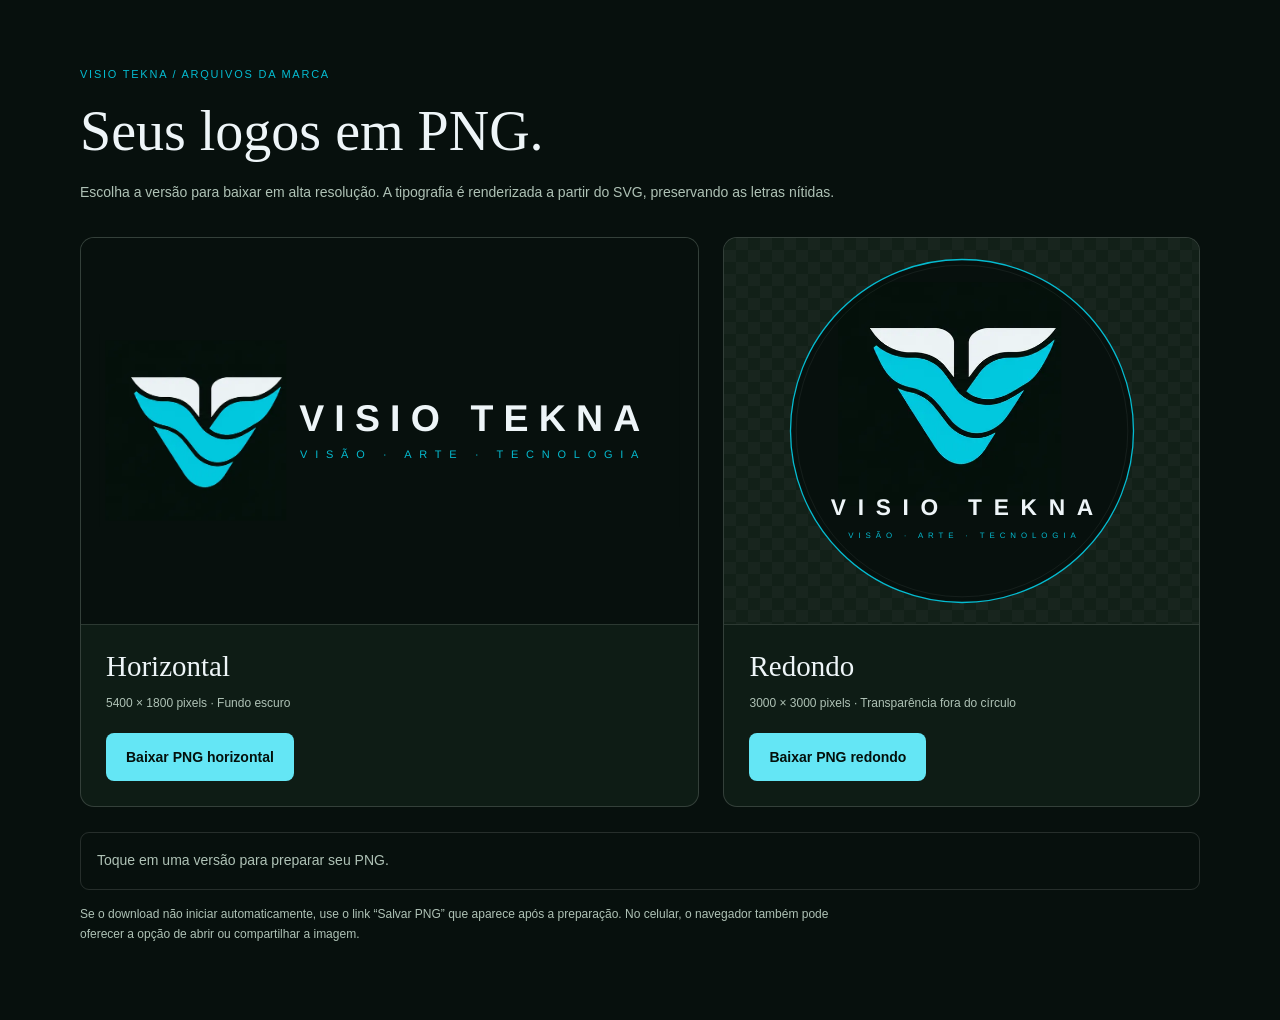
<file: assets/software/baixar-logos-tekna.html>
<!doctype html>
<html lang="pt-BR"><head><meta charset="utf-8"><meta name="viewport" content="width=device-width,initial-scale=1"><meta name="robots" content="noindex,nofollow"><title>Logos Visio Tekna — PNG</title>
<style>
:root{color-scheme:dark;font-family:Arial,Helvetica,sans-serif;background:#07100d;color:#eef5f8}*{box-sizing:border-box}body{margin:0;padding:clamp(20px,5vw,65px)}main{max-width:1120px;margin:auto}header{max-width:760px;margin-bottom:32px}header small{color:#05bbd0;letter-spacing:.16em;font-size:11px}h1{font:400 clamp(34px,5vw,56px)/1.12 Georgia,serif;margin:18px 0}p{font-size:14px;line-height:1.7;color:#afc2b6}.grid{display:grid;grid-template-columns:1.3fr 1fr;gap:24px}article{border:1px solid #ffffff28;border-radius:14px;overflow:hidden;background:#0e1c15;display:flex;flex-direction:column}.preview{min-height:260px;display:grid;place-items:center;padding:18px;background:#07100d;flex:1}.preview img{display:block;width:100%;height:auto;max-height:350px;object-fit:contain}.round{background:repeating-conic-gradient(#18251e 0 25%,#122018 0 50%) 0 0/24px 24px}.copy{padding:25px;border-top:1px solid #ffffff20}h2{font:400 29px Georgia,serif;margin:0 0 10px}.copy p{font-size:12px;margin:0 0 20px}.button{display:inline-flex;min-height:48px;align-items:center;justify-content:center;padding:13px 20px;background:#64e6f5;color:#04100c;border:0;border-radius:8px;font-size:14px;font-weight:bold;text-decoration:none;cursor:pointer}.button:disabled{opacity:.55;cursor:wait}.result{display:block;margin-top:16px;line-height:1.6;color:#64e6f5;font-size:14px;min-height:44px;padding:8px 0}.status{min-height:48px;margin-top:25px;padding:16px;border:1px solid #ffffff20;border-radius:9px}.note{font-size:12px;max-width:760px}button:focus-visible,a:focus-visible{outline:2px solid #eef5f8;outline-offset:5px}[hidden]{display:none!important}@media(max-width:760px){.grid{grid-template-columns:1fr}.preview{min-height:190px}.preview img{max-height:300px}.copy{padding:22px}.button{width:100%}}
</style></head><body><main>
<header><small>VISIO TEKNA / ARQUIVOS DA MARCA</small><h1>Seus logos em PNG.</h1><p>Escolha a versão para baixar em alta resolução. A tipografia é renderizada a partir do SVG, preservando as letras nítidas.</p></header>
<div class="grid">
<article><div class="preview"><img src="visio-tekna-horizontal.svg" alt="Logo horizontal Visio Tekna em branco gelo e turquesa" width="1800" height="600"></div><div class="copy"><h2>Horizontal</h2><p>5400 × 1800 pixels · Fundo escuro</p><button class="button" type="button" data-export="horizontal">Baixar PNG horizontal</button><a id="result-horizontal" class="result" hidden>Salvar PNG horizontal</a></div></article>
<article><div class="preview round"><img src="visio-tekna-redondo.svg" alt="Logo redondo Visio Tekna em branco gelo e turquesa" width="800" height="800"></div><div class="copy"><h2>Redondo</h2><p>3000 × 3000 pixels · Transparência fora do círculo</p><button class="button" type="button" data-export="redondo">Baixar PNG redondo</button><a id="result-redondo" class="result" hidden>Salvar PNG redondo</a></div></article>
</div><p id="status" class="status" role="status" aria-live="polite">Toque em uma versão para preparar seu PNG.</p><p class="note">Se o download não iniciar automaticamente, use o link “Salvar PNG” que aparece após a preparação. No celular, o navegador também pode oferecer a opção de abrir ou compartilhar a imagem.</p>
<script>
(() => {
'use strict';
const formats = {
horizontal: { source:'visio-tekna-horizontal.svg', width:5400, height:1800, filename:'Visio-Tekna-horizontal-5400x1800.png' },
redondo: { source:'visio-tekna-redondo.svg', width:3000, height:3000, filename:'Visio-Tekna-redondo-3000x3000.png' }
};
const buttons = [...document.querySelectorAll('[data-export]')];
const status = document.getElementById('status');
const outputs = new Map();
let busy = false;
async function exportPNG(kind) {
 if (busy || !formats[kind]) return;
 const format = formats[kind], result = document.getElementById('result-' + kind);
 if (outputs.has(kind)) { result.click(); return; }
 busy = true;
 buttons.forEach(button => { button.disabled = true; });
 status.textContent = 'Preparando PNG ' + kind + ' em alta resolução…';
 let svgURL, canvas;
 try {
  const response = await fetch(format.source);
  if (!response.ok) throw new Error('Não foi possível carregar o logo.');
  const xml = new DOMParser().parseFromString(await response.text(), 'image/svg+xml');
  if (xml.querySelector('parsererror')) throw new Error('Arquivo SVG inválido.');
  const root = xml.documentElement;
  root.setAttribute('width', String(format.width));
  root.setAttribute('height', String(format.height));
  svgURL = URL.createObjectURL(new Blob([new XMLSerializer().serializeToString(root)], { type:'image/svg+xml;charset=utf-8' }));
  const image = new Image();
  image.width = format.width;
  image.height = format.height;
  await new Promise((resolve,reject) => { image.onload = resolve; image.onerror = () => reject(new Error('Não foi possível renderizar a imagem.')); image.src = svgURL; });
  canvas = document.createElement('canvas');
  canvas.width = format.width;
  canvas.height = format.height;
  const context = canvas.getContext('2d', { alpha:true });
  if (!context) throw new Error('O navegador não conseguiu preparar a imagem.');
  context.clearRect(0,0,canvas.width,canvas.height);
  context.imageSmoothingEnabled = true;
  context.imageSmoothingQuality = 'high';
  context.drawImage(image,0,0,format.width,format.height);
  const png = await new Promise((resolve,reject) => canvas.toBlob(blob => blob ? resolve(blob) : reject(new Error('Não foi possível gerar o PNG.')), 'image/png'));
  const url = URL.createObjectURL(png);
  outputs.set(kind,url);
  result.href = url;
  result.download = format.filename;
  result.textContent = 'Salvar PNG ' + kind + ' — ' + format.width + ' × ' + format.height;
  result.hidden = false;
  status.textContent = 'PNG ' + kind + ' pronto. Se necessário, toque no link “Salvar PNG”.';
  result.click();
 } catch (error) {
  status.textContent = error.message + ' Tente novamente.';
 } finally {
  if (svgURL) URL.revokeObjectURL(svgURL);
  if (canvas) { canvas.width = 0; canvas.height = 0; }
  busy = false;
  buttons.forEach(button => { button.disabled = false; });
 }
}
buttons.forEach(button => button.addEventListener('click', () => exportPNG(button.dataset.export)));
window.addEventListener('pagehide', event => { if (!event.persisted) outputs.forEach(url => URL.revokeObjectURL(url)); });
})();
</script></main></body></html>
</file>
